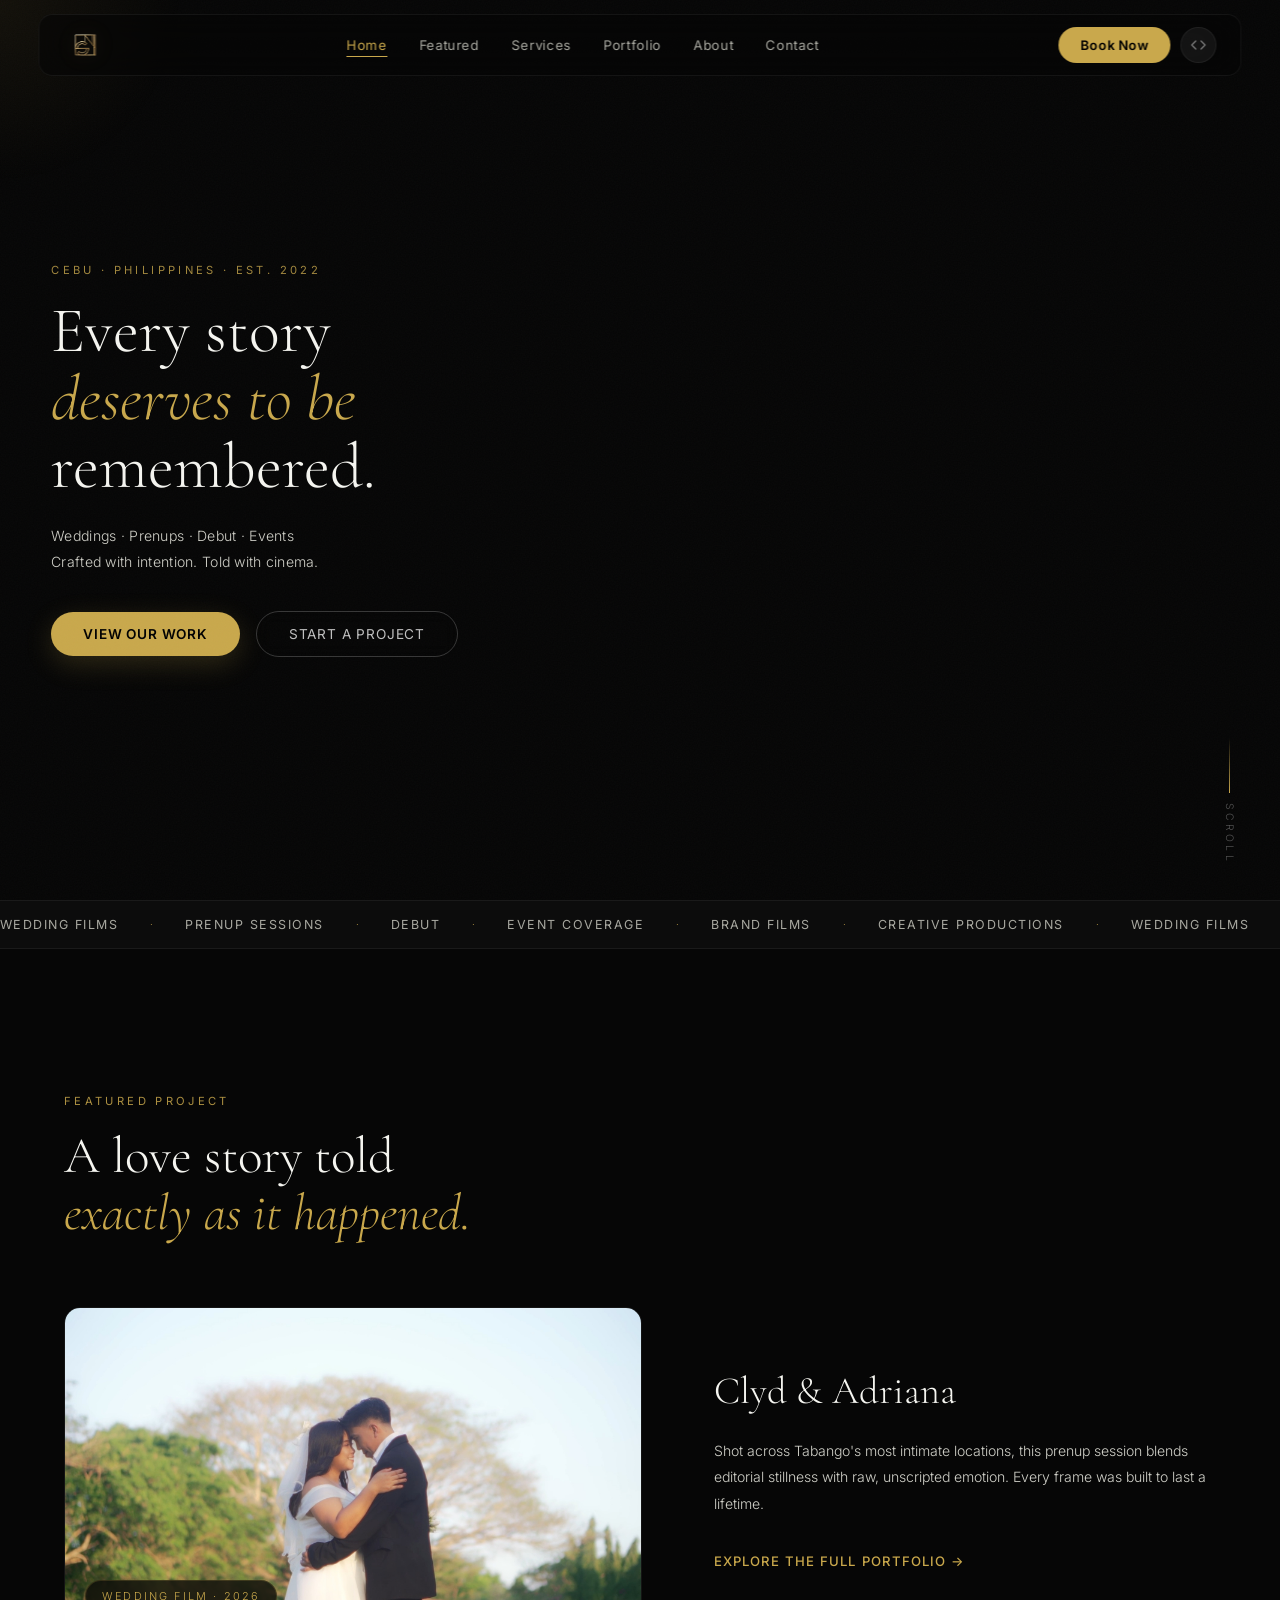
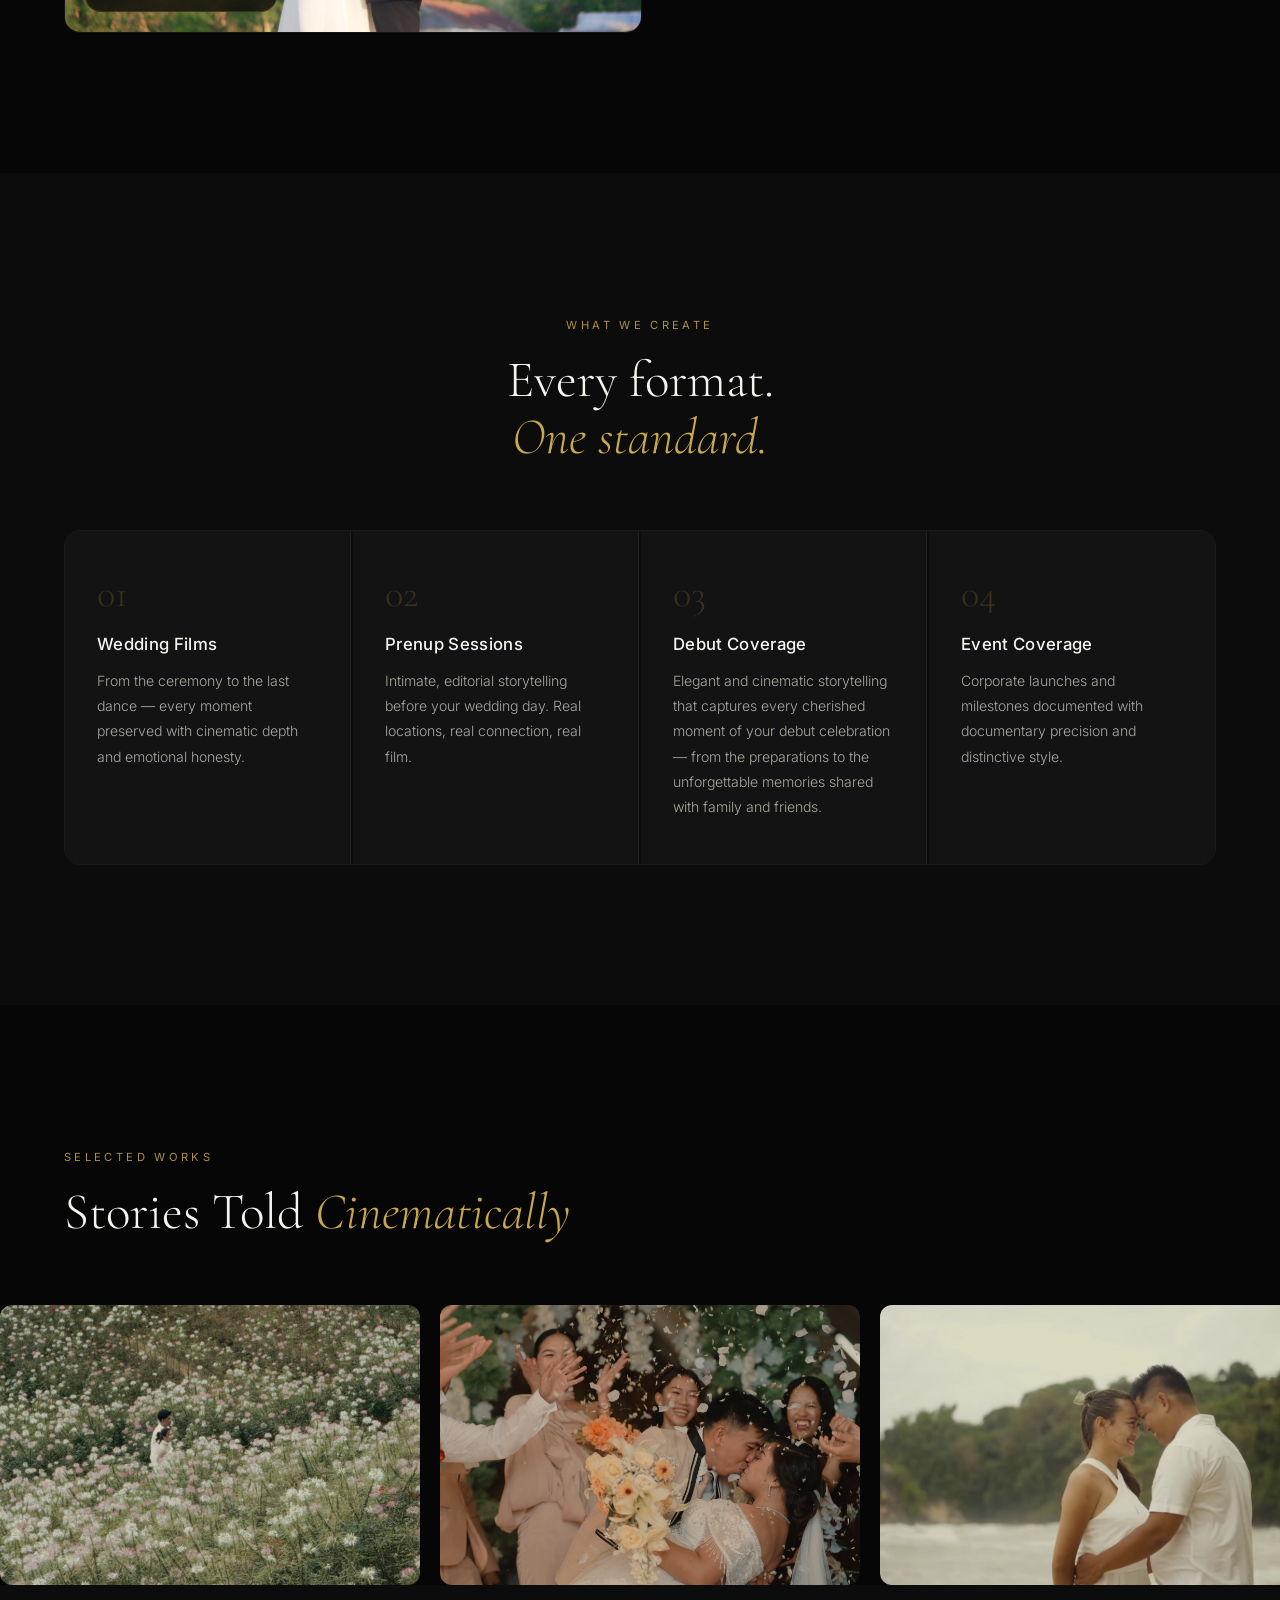
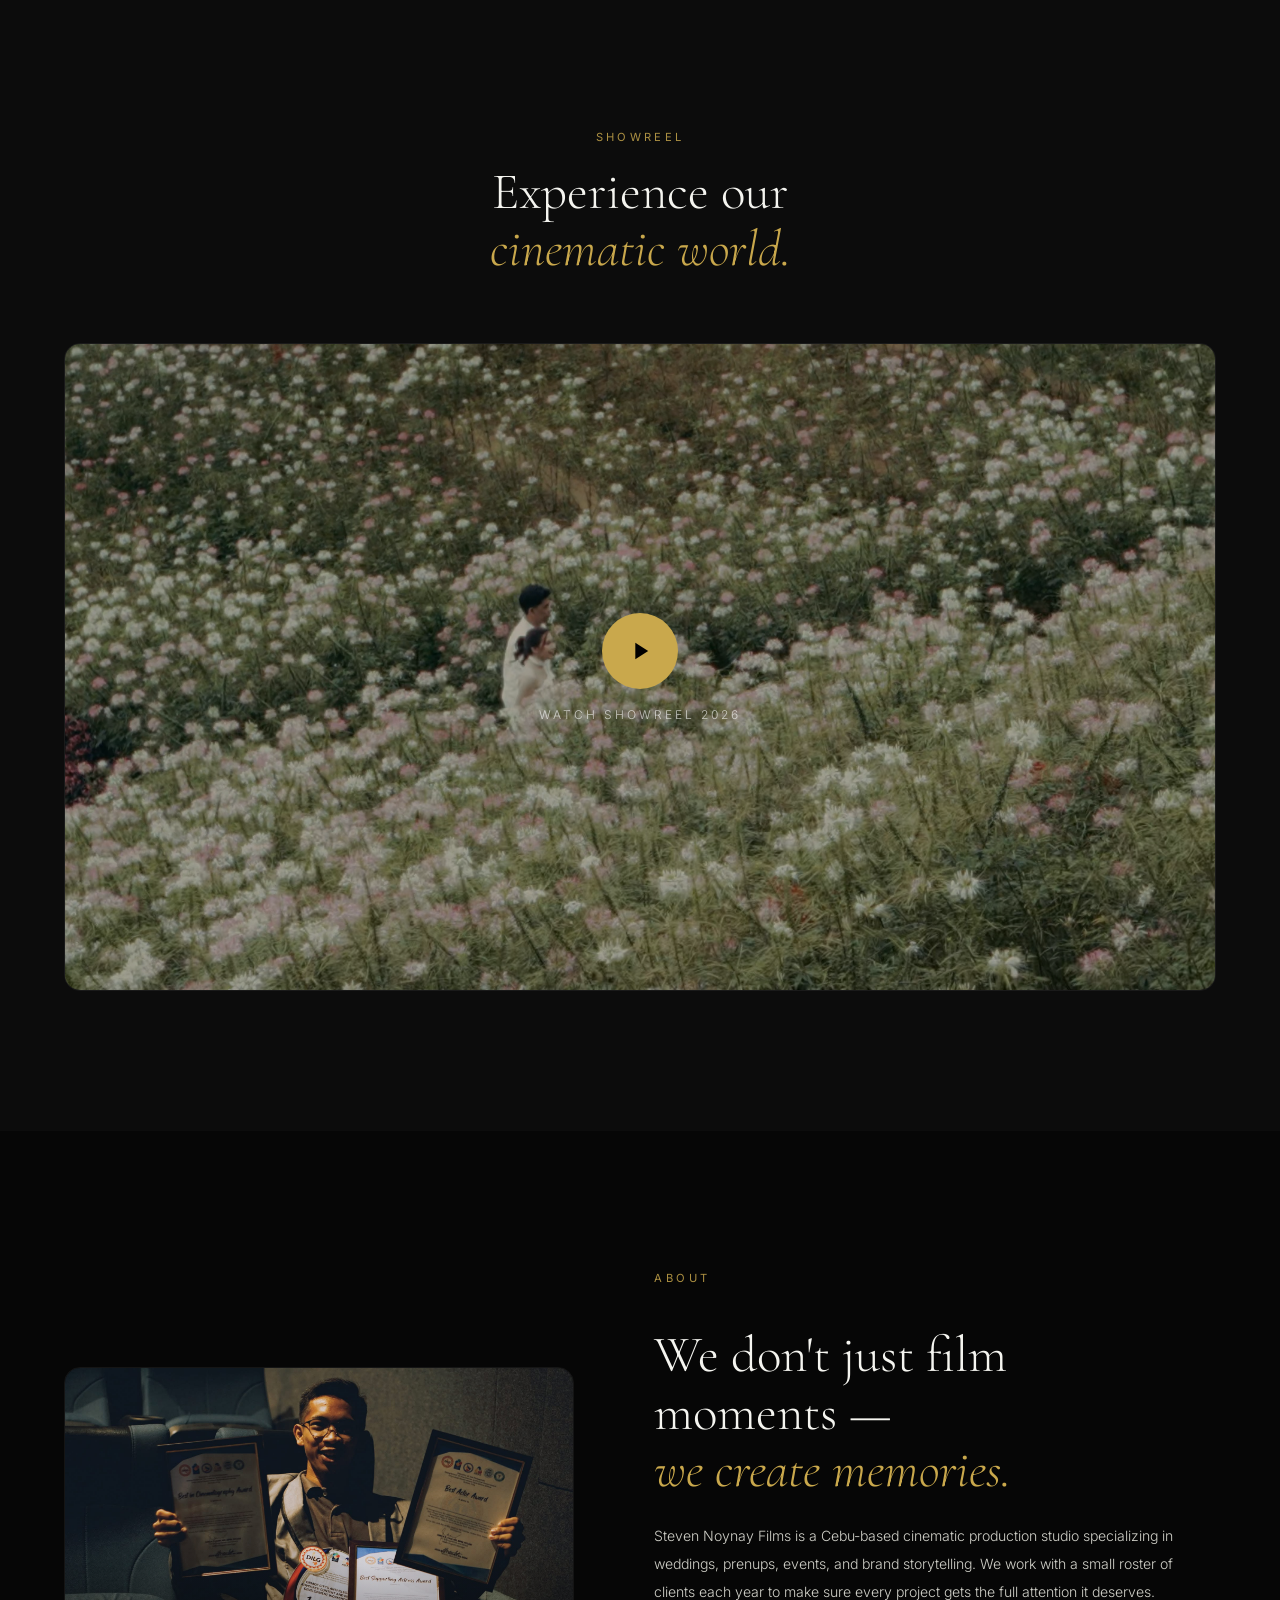
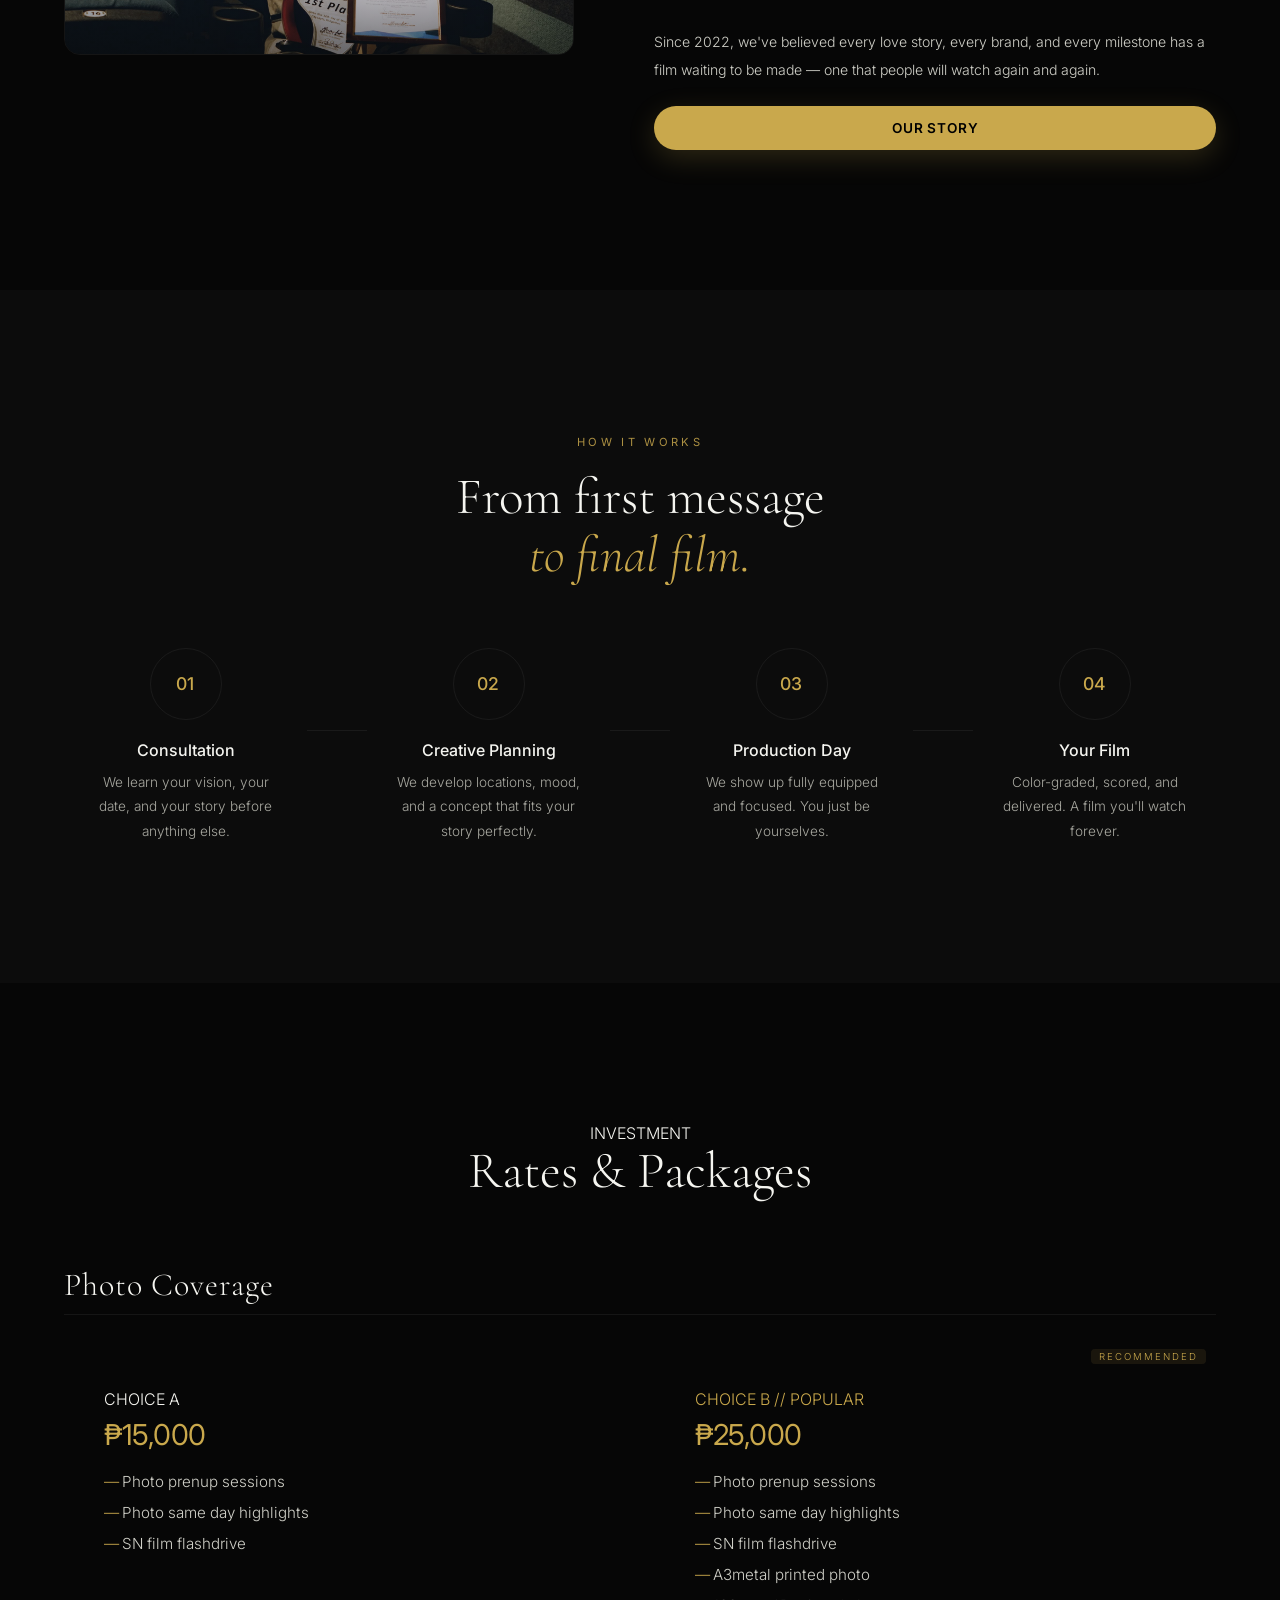
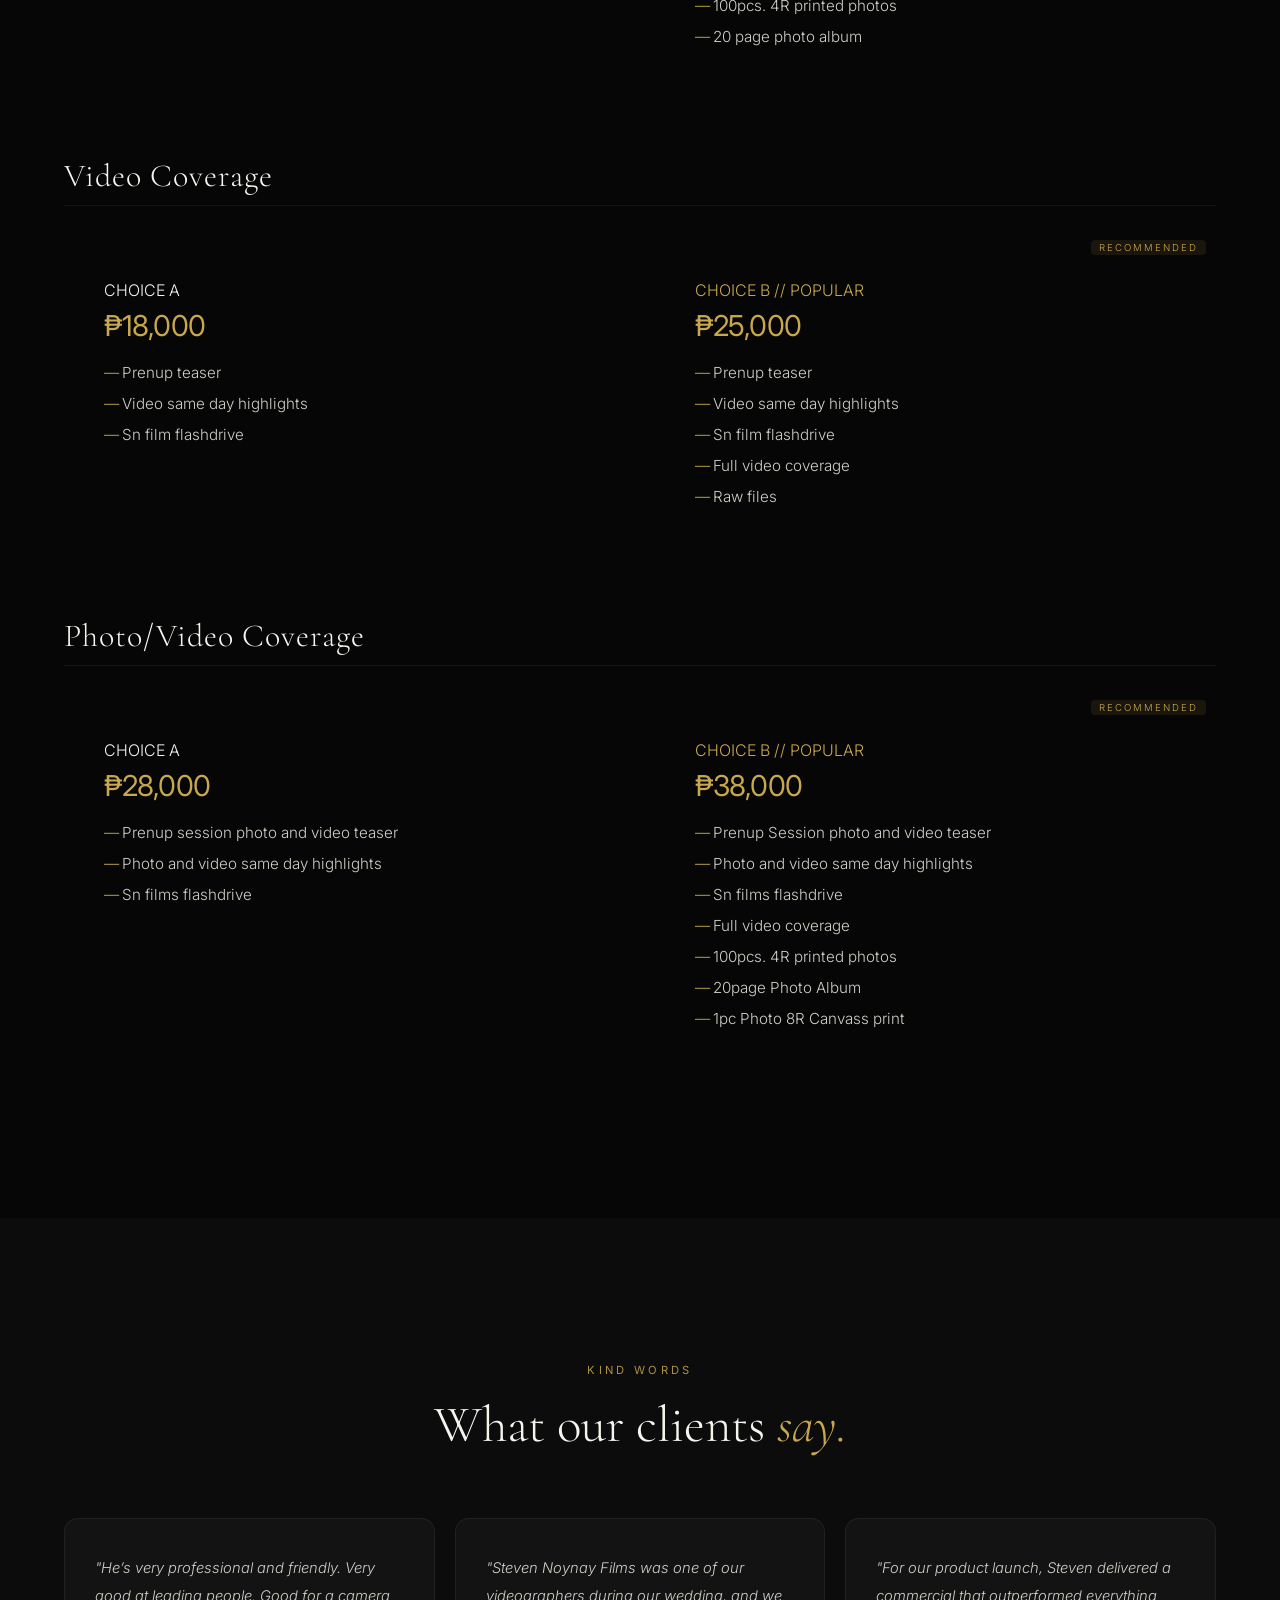
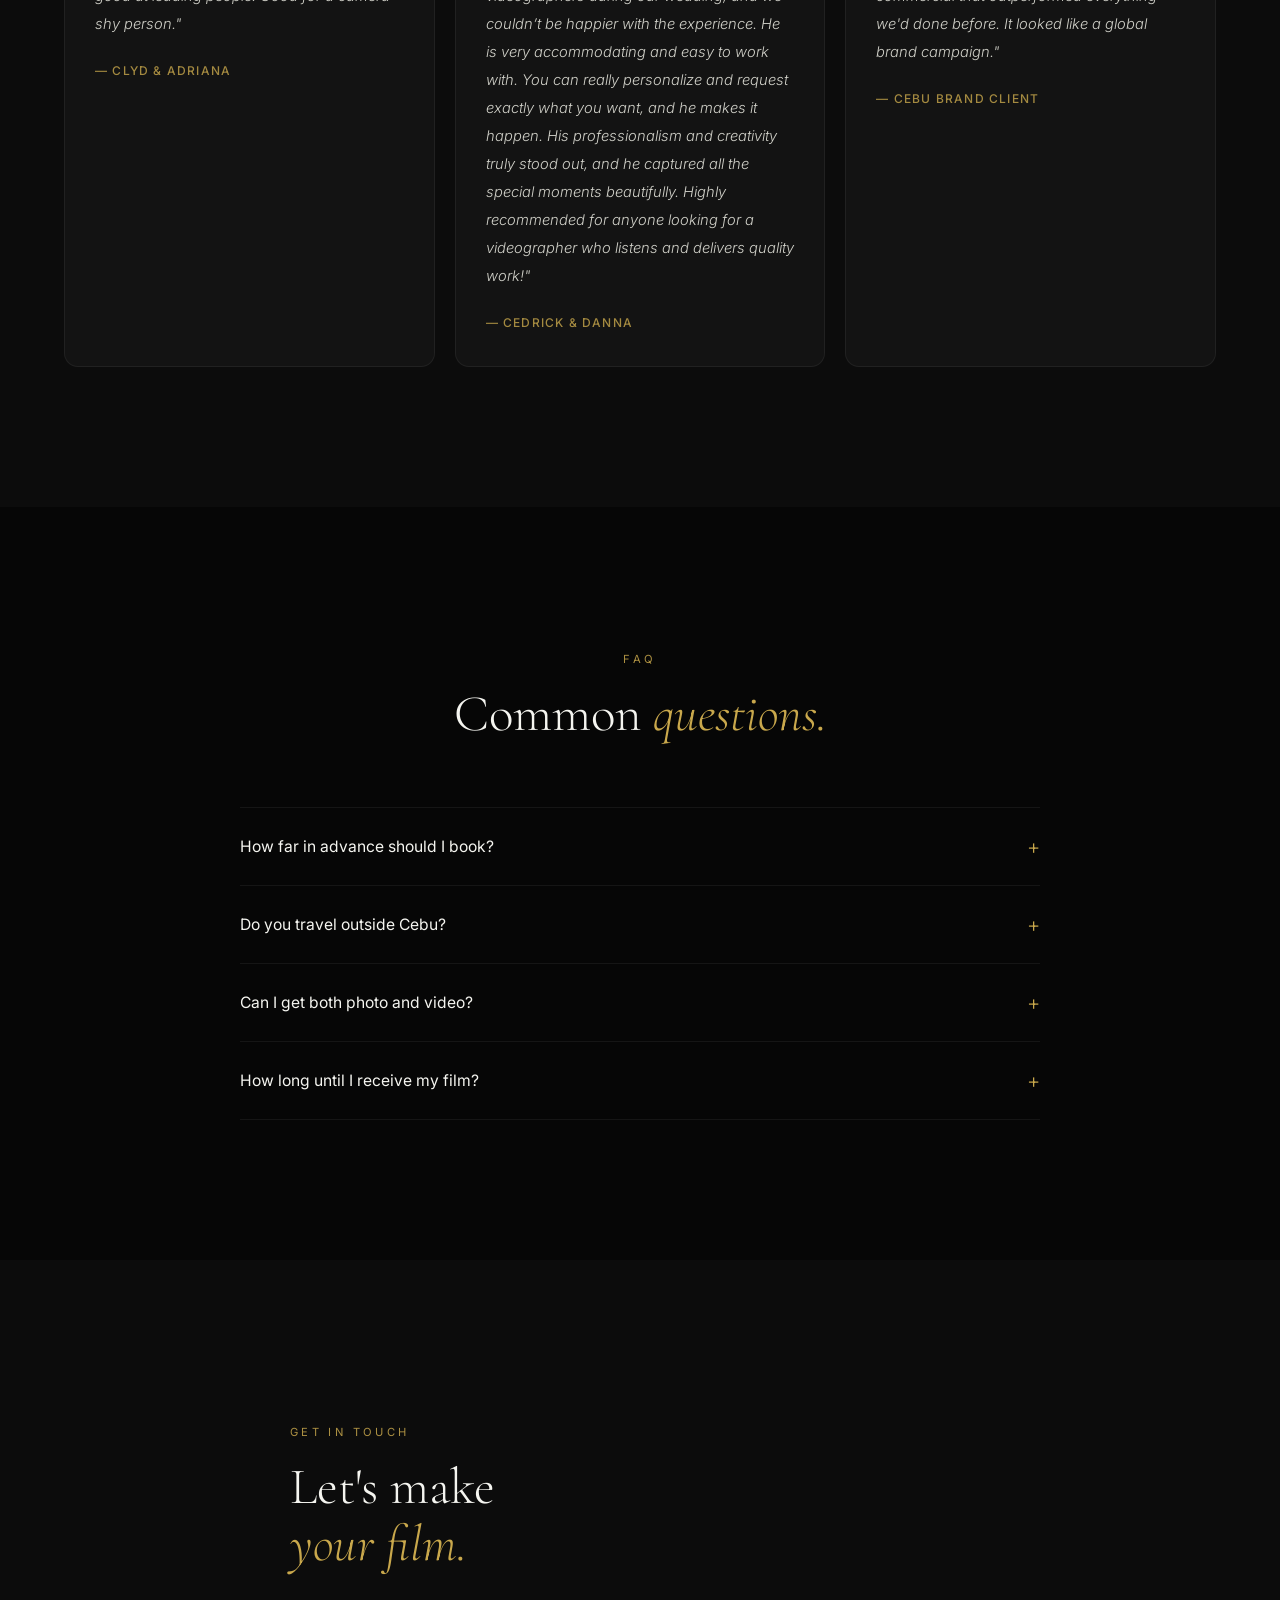
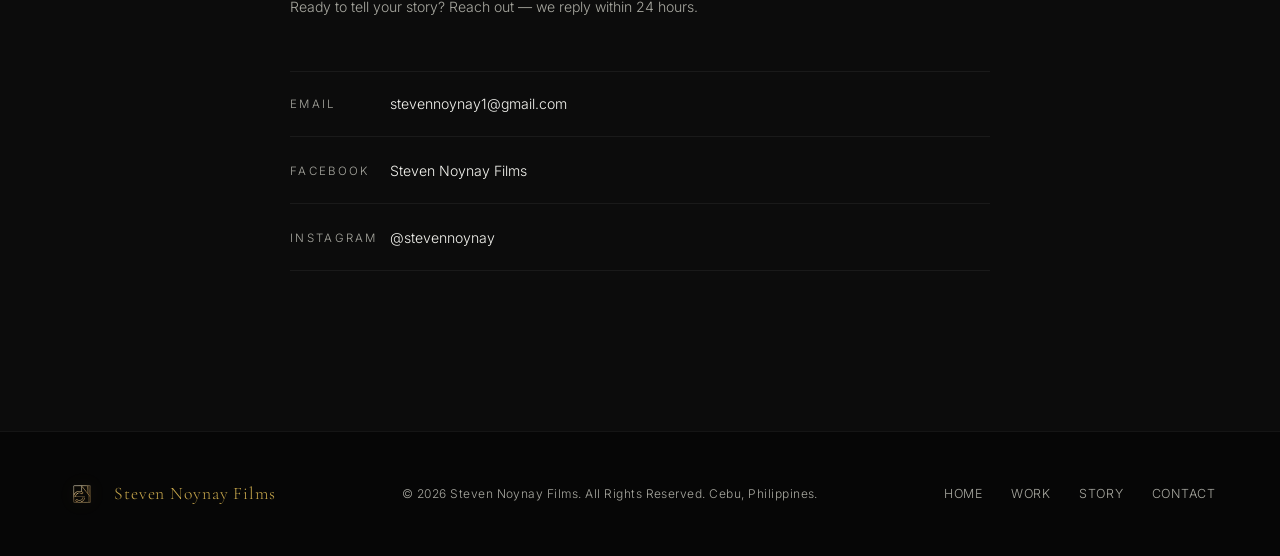
<file: index.html>
<!DOCTYPE html>
<html lang="en">
<head>
    <meta charset="UTF-8">
    <meta name="viewport" content="width=device-width, initial-scale=1.0">
  
<title>Steven Noynay Films | Tabango Wedding Photographer & Videographer</title>

<meta name="description"
content="Steven Noynay Films is a professional wedding photographer and videographer based in Cebu, specializing in cinematic wedding films, prenups, engagements, and timeless photography.">

<meta name="keywords"
content="Steven Noynay Films, Steven Noynay, Cebu Photographer, Cebu Videographer, Wedding Photographer Cebu, Wedding Videographer Cebu, Prenup Photographer Cebu">

<meta name="author"
content="Steven Noynay Films">

<meta property="og:title"
content="Steven Noynay Films">

<meta property="og:description"
content="Professional wedding photographer and videographer based in Cebu, creating timeless photography and cinematic wedding films.">


<meta name="robots" content="index, follow">

<meta property="og:title" content="Tabango Photographer & Videographer">
<meta property="og:description" content="Capturing timeless weddings and unforgettable moments through photography and cinematic films.">
<meta property="og:type" content="website">
<meta property="og:url" content="https://stevennoynayfilms.netlify.app/">
<meta property="og:image" content="https://stevennoynayfilms.netlify.app/steven.jpg">


<link rel="canonical" href="https://stevennoynayfilms.netlify.app/">


<link rel="icon" href="/favicon.jpg">

    <link rel="preconnect" href="https://fonts.googleapis.com">
    <link rel="preconnect" href="https://fonts.gstatic.com" crossorigin>
    <link href="https://fonts.googleapis.com/css2?family=Cormorant+Garamond:ital,wght@0,300;0,400;0,600;1,300;1,400&family=Inter:wght@300;400;500;600&display=swap" rel="stylesheet">
    <link rel="stylesheet" href="design.css">
</head>
<body>


<div class="loader" id="loader">
    <div class="loader-inner">
        <img src="new.img" alt="Steven Noynay Films" class="loader-logo">
        <div class="loader-bar"><div class="loader-fill"></div></div>
        <span class="loader-label">STEVEN NOYNAY FILMS</span>
    </div>
</div>


<div id="progress-bar"></div>


<div class="grain"></div>


<div class="cursor-glow"></div>


<header class="site-header" id="header">

    <div class="header-inner">

        <a href="#home" class="brand">
            <img src="new.img" alt="Steven Noynay Films">
        </a>

        <nav class="nav-links">
            <a href="#home">Home</a>
            <a href="#featured">Featured</a>
            <a href="#services">Services</a>
            <a href="#portfolio">Portfolio</a>
            <a href="#about">About</a>
            <a href="#contact">Contact</a>
        </nav>

        <div class="header-right">

            <a href="#contact" class="nav-btn">Book Now</a>

            
            <button
                class="dev-btn"
                id="devBtn"
                aria-label="Site developer info"
                title="Built by MDM Studio">

                <svg viewBox="0 0 24 24"
                     fill="none"
                     stroke="currentColor"
                     stroke-width="1.8"
                     stroke-linecap="round"
                     stroke-linejoin="round"
                     width="16"
                     height="16">

                    <polyline points="16 18 22 12 16 6"></polyline>
                    <polyline points="8 6 2 12 8 18"></polyline>

                </svg>
            </button>

        </div>

        <button class="hamburger" id="hamburger" aria-label="Open menu">
            <span></span>
            <span></span>
            <span></span>
        </button>

    </div>

   
    <div class="dev-popup" id="devPopup">

        <div class="dev-popup-inner">

            <p class="dev-built">Built &amp; Designed by</p>

            <h4 class="dev-name">
                MDM Studio
            </h4>

            <div class="dev-links">

                <a href="https://www.facebook.com/mrkmndoza.mendoza/"
                   target="_blank"
                   rel="noopener"
                   class="dev-link">

                    <svg viewBox="0 0 24 24"
                         fill="currentColor"
                         width="14"
                         height="14">
                        <path d="M18 2h-3a5 5 0 0 0-5 5v3H7v4h3v8h4v-8h3l1-4h-4V7a1 1 0 0 1 1-1h3z"/>
                    </svg>

                    Facebook
                </a>

                <a href="https://www.instagram.com/water_maarkkk/"
                   target="_blank"
                   rel="noopener"
                   class="dev-link">

                    <svg viewBox="0 0 24 24"
                         fill="none"
                         stroke="currentColor"
                         stroke-width="2"
                         stroke-linecap="round"
                         stroke-linejoin="round"
                         width="14"
                         height="14">

                        <rect x="2" y="2" width="20" height="20" rx="5" ry="5"/>
                        <path d="M16 11.37A4 4 0 1 1 12.63 8 4 4 0 0 1 16 11.37z"/>
                        <line x1="17.5" y1="6.5" x2="17.51" y2="6.5"/>

                    </svg>

                    Instagram
                </a>

                <a href="mailto:markusi283yr@gmail.com"
                   class="dev-link">

                    <svg viewBox="0 0 24 24"
                         fill="none"
                         stroke="currentColor"
                         stroke-width="2"
                         stroke-linecap="round"
                         stroke-linejoin="round"
                         width="14"
                         height="14">

                        <path d="M4 4h16c1.1 0 2 .9 2 2v12c0 1.1-.9 2-2 2H4c-1.1 0-2-.9-2-2V6c0-1.1.9-2 2-2z"/>
                        <polyline points="22,6 12,13 2,6"/>

                    </svg>

                    Gmail
                </a>

            </div>

            <p class="dev-copy">
                &#169; 2026 Mark Daryl Mendoza
            </p>

        </div>

    </div>

  
    <nav class="mobile-nav" id="mobile-nav">

        <a href="#home">Home</a>
        <a href="#featured">Featured</a>
        <a href="#services">Services</a>
        <a href="#portfolio">Portfolio</a>
        <a href="#about">About</a>
        <a href="#contact">Contact</a>

       
        <div class="mobile-dev-card">

            <p class="dev-built">
                Built &amp; Designed by
            </p>

            <h4 class="dev-name">
                MDM Studio
            </h4>

            <div class="dev-links">

                <a href="https://www.facebook.com/mrkmndoza.mendoza/"
                   target="_blank"
                   rel="noopener"
                   class="dev-link">
                    Facebook
                </a>

                <a href="https://www.instagram.com/water_maarkkk/"
                   target="_blank"
                   rel="noopener"
                   class="dev-link">
                    Instagram
                </a>

                <a href="mailto:markusi283yr@gmail.com"
                   class="dev-link">
                    Gmail
                </a>

            </div>

        </div>

        <a href="#contact" class="nav-btn">
            Book Now
        </a>

    </nav>

</header>


<section id="home" class="hero-section">

    <div class="hero-slideshow">
        <div class="slide slide-1"></div>
        <div class="slide slide-2"></div>
        <div class="slide slide-3"></div>
        <div class="slide slide-4"></div>
        <div class="slide slide-5"></div>
        <div class="slide slide-6"></div>
        <div class="slide slide-7"></div>
        <div class="slide slide-8"></div>
        <div class="slide slide-9"></div>
    </div>

    <div class="hero-overlay"></div>

    <div class="container hero-content">
        <p class="hero-eyebrow">Cebu · Philippines · Est. 2022</p>

        <h1 class="visually-hidden">
    Steven Noynay Films | Wedding Photographer & Videographer in Cebu
</h1>

        <h1 class="hero-title">
            Every story<br>
            <em>deserves to be</em><br>
            remembered.
        </h1>
        <p class="hero-sub">
            Weddings · Prenups · Debut · Events<br>
            Crafted with intention. Told with cinema.
        </p>
        <div class="hero-cta">
            <a href="#portfolio" class="btn-primary">View Our Work</a>
            <a href="#contact" class="btn-ghost">Start a Project</a>
        </div>
    </div>

    <div class="hero-scroll-hint">
        <div class="hint-line"></div>
        <span>Scroll</span>
    </div>

</section>


<div class="marquee-strip">
    <div class="marquee-track">
        <span>Wedding Films</span><em>·</em>
        <span>Prenup Sessions</span><em>·</em>
        <span>Debut</span><em>·</em>
        <span>Event Coverage</span><em>·</em>
        <span>Brand Films</span><em>·</em>
        <span>Creative Productions</span><em>·</em>
        <span>Wedding Films</span><em>·</em>
        <span>Prenup Sessions</span><em>·</em>
        <span>Commercial Ads</span><em>·</em>
        <span>Event Coverage</span><em>·</em>
        <span>Brand Films</span><em>·</em>
        <span>Creative Productions</span><em>·</em>
    </div>
</div>



<section id="featured" class="featured-section">
    <div class="container">
        <div class="section-header">
            <span class="eyebrow">Featured Project</span>
            <h2 class="section-title">A love story told<br><em>exactly as it happened.</em></h2>
        </div>
        <div class="featured-grid">
            <div class="featured-image-wrap" data-link="videos.html#clyd-adriana">
    <img src="The%20prenup%20of%20Clyd%20%26%20Adriana%20(1)(1).jpg" alt="Clyd & Adriana Prenup">
    <div class="featured-badge">Wedding Film · 2026</div>
</div>
            <div class="featured-text">
                <h3>Clyd &amp; Adriana</h3>
                <p>Shot across Tabango's most intimate locations, this prenup session blends editorial stillness with raw, unscripted emotion. Every frame was built to last a lifetime.</p>
                <a href="#portfolio" class="text-link">Explore the full portfolio <span>→</span></a>
            </div>
        </div>
    </div>
</section>


<section id="services" class="services-section">
    <div class="container">
        <div class="section-header centered">
            <span class="eyebrow">What We Create</span>
            <h2 class="section-title">Every format.<br><em>One standard.</em></h2>
        </div>
        <div class="services-grid">
            <div class="service-card">
                <div class="service-num">01</div>
                <h3>Wedding Films</h3>
                <p>From the ceremony to the last dance — every moment preserved with cinematic depth and emotional honesty.</p>
            </div>
            <div class="service-card">
                <div class="service-num">02</div>
                <h3>Prenup Sessions</h3>
                <p>Intimate, editorial storytelling before your wedding day. Real locations, real connection, real film.</p>
            </div>
            <div class="service-card">
                <div class="service-num">03</div>
                <h3>Debut Coverage</h3>
                <p>Elegant and cinematic storytelling that captures every cherished moment of your debut celebration — from the preparations to the unforgettable memories shared with family and friends.</p>
            </div>
            <div class="service-card">
                <div class="service-num">04</div>
                <h3>Event Coverage</h3>
                <p>Corporate launches and milestones documented with documentary precision and distinctive style.</p>
            </div>
        </div>
    </div>
</section>


    <section class="portfolio-section" id="portfolio">
    <div class="container">
        <div class="section-header">
            <span class="eyebrow">Selected Works</span>
            <h2 class="section-title">Stories Told <em>Cinematically</em></h2>
        </div>
    </div>

    <div class="portfolio-slider">
        <div class="portfolio-track" id="portfolioTrack">
            
            <div class="portfolio-item" data-link="videos.html#cedrick-danna">
                <img src="Timeline 2.mov.jpg" alt="Cedrick & Danna Prenup Teaser" class="portfolio-img">
                <div class="portfolio-overlay">
                    <div class="portfolio-meta">
                        <span class="portfolio-cat">PRENUP FILM</span>
                        <h3 class="portfolio-title">Cedrick &amp; Danna</h3>
                    </div>
                    <div class="portfolio-btn">View Film <span>→</span></div>
                </div>
            </div>

            <div class="portfolio-item" data-link="videos.html#clyd-adriana">
                <img src="2 clyd and adriana sde video_steven nonay(1).jpg" alt="Clyd & Adriana SDE" class="portfolio-img">
                <div class="portfolio-overlay">
                    <div class="portfolio-meta">
                        <span class="portfolio-cat">WEDDING FILM</span>
                        <h3 class="portfolio-title">Clyd &amp; Adriana (SDE)</h3>
                    </div>
                    <div class="portfolio-btn">View Film <span>→</span></div>
                </div>
            </div>

            <div class="portfolio-item" data-link="videos.html#chuckie-rosemarie">
                <img src="FB_VID_1383564251581538065.jpg" alt="Chuckie & Rosemarie Prenup Video" class="portfolio-img">
                <div class="portfolio-overlay">
                    <div class="portfolio-meta">
                        <span class="portfolio-cat">PRENUP FILM</span>
                        <h3 class="portfolio-title">Chuckie &amp; Rosemarie</h3>
                    </div>
                    <div class="portfolio-btn">View Film <span>→</span></div>
                </div>
            </div>

        </div>
    </div>
</section>

<section class="showreel-section">
    <div class="container">
        <div class="section-header centered">
            <span class="eyebrow">Showreel</span>
            <h2 class="section-title">Experience our<br><em>cinematic world.</em></h2>
        </div>
        <a href="videos.html#play-teaser" class="showreel-box" style="display: block; text-decoration: none;">
            <img src="Timeline%202.mov.jpg" alt="Showreel Cover">
            <div class="showreel-overlay">
                <button class="play-btn" aria-label="Play showreel" style="cursor: pointer;">
                    <svg viewBox="0 0 24 24" fill="currentColor" width="28" height="28"><path d="M8 5v14l11-7z"/></svg>
                </button>
                <p class="showreel-label">Watch Showreel 2026</p>
            </div>
        </a>
    </div>
</section>


<section id="about" class="about-section">
    <div class="container about-grid">
        <div class="about-image-col">
            <div class="about-img-frame">
                <img src="steven.jpg" alt="Steven at work">
            </div>
        </div>
        <div class="about-text-col">
            <span class="eyebrow">About</span>
            <h2 class="section-title">We don't just film<br>moments —<br><em>we create memories.</em></h2>
            <p>Steven Noynay Films is a Cebu-based cinematic production studio specializing in weddings, prenups, events, and brand storytelling. We work with a small roster of clients each year to make sure every project gets the full attention it deserves.</p>
            <p>Since 2022, we've believed every love story, every brand, and every milestone has a film waiting to be made — one that people will watch again and again.</p>
            <a href="story.html" class="btn-primary">Our Story</a>
        </div>
    </div>
</section>


<section class="process-section">
    <div class="container">
        <div class="section-header centered">
            <span class="eyebrow">How It Works</span>
            <h2 class="section-title">From first message<br><em>to final film.</em></h2>
        </div>
        <div class="process-steps">
            <div class="process-step">
                <div class="step-num">01</div>
                <h3>Consultation</h3>
                <p>We learn your vision, your date, and your story before anything else.</p>
            </div>
            <div class="process-connector"></div>
            <div class="process-step">
                <div class="step-num">02</div>
                <h3>Creative Planning</h3>
                <p>We develop locations, mood, and a concept that fits your story perfectly.</p>
            </div>
            <div class="process-connector"></div>
            <div class="process-step">
                <div class="step-num">03</div>
                <h3>Production Day</h3>
                <p>We show up fully equipped and focused. You just be yourselves.</p>
            </div>
            <div class="process-connector"></div>
            <div class="process-step">
                <div class="step-num">04</div>
                <h3>Your Film</h3>
                <p>Color-graded, scored, and delivered. A film you'll watch forever.</p>
            </div>
        </div>
    </div>
</section>


<section id="gear" class="gear-section reveal">
    <div class="container">
        <div class="section-header centered">
            <span class="section-sub">INVESTMENT</span>
            <h2 class="section-title">Rates &amp; Packages</h2>
        </div>

        <div style="margin-bottom: 60px;">
            <h3 style="font-family: 'Cormorant Garamond', serif; font-size: 2rem; color: var(--white); font-weight: 300; letter-spacing: 1px; margin-bottom: 24px; border-bottom: 1px solid var(--border); padding-bottom: 10px;">Photo Coverage</h3>
            <div class="gear-grid" style="display: grid; grid-template-columns: repeat(2, 1fr); gap: 30px;">
                <div class="gear-card">
                    <div class="gear-info">
                        <span class="gear-cat">CHOICE A</span>
                        <div class="gear-spec" style="color: var(--gold); font-size: 1.8rem; margin: 8px 0 20px 0; font-family: 'Inter', sans-serif; font-weight: 400;">₱15,000</div>
                        <ul style="list-style: none; padding: 0; display: flex; flex-direction: column; gap: 12px;">
                            <li style="font-size: 0.95rem; color: var(--text2); position: relative; padding-left: 18px;"><span style="position: absolute; left: 0; color: var(--gold);">—</span>Photo prenup sessions</li>
                            <li style="font-size: 0.95rem; color: var(--text2); position: relative; padding-left: 18px;"><span style="position: absolute; left: 0; color: var(--gold);">—</span>Photo same day highlights</li>
                            <li style="font-size: 0.95rem; color: var(--text2); position: relative; padding-left: 18px;"><span style="position: absolute; left: 0; color: var(--gold);">—</span>SN film flashdrive</li>
                        </ul>
                    </div>
                </div>
                <div class="gear-card" style="border-color: var(--gold-line);">
                    <div class="gear-info">
                        <span class="gear-cat" style="color: var(--gold);">CHOICE B // POPULAR</span>
                        <div class="gear-spec" style="color: var(--gold); font-size: 1.8rem; margin: 8px 0 20px 0; font-family: 'Inter', sans-serif; font-weight: 400;">₱25,000</div>
                        <ul style="list-style: none; padding: 0; display: flex; flex-direction: column; gap: 12px;">
                            <li style="font-size: 0.95rem; color: var(--text2); position: relative; padding-left: 18px;"><span style="position: absolute; left: 0; color: var(--gold);">—</span>Photo prenup sessions</li>
                            <li style="font-size: 0.95rem; color: var(--text2); position: relative; padding-left: 18px;"><span style="position: absolute; left: 0; color: var(--gold);">—</span>Photo same day highlights</li>
                            <li style="font-size: 0.95rem; color: var(--text2); position: relative; padding-left: 18px;"><span style="position: absolute; left: 0; color: var(--gold);">—</span>SN film flashdrive</li>
                            <li style="font-size: 0.95rem; color: var(--text2); position: relative; padding-left: 18px;"><span style="position: absolute; left: 0; color: var(--gold);">—</span>A3metal printed photo</li>
                            <li style="font-size: 0.95rem; color: var(--text2); position: relative; padding-left: 18px;"><span style="position: absolute; left: 0; color: var(--gold);">—</span>100pcs. 4R printed photos</li>
                            <li style="font-size: 0.95rem; color: var(--text2); position: relative; padding-left: 18px;"><span style="position: absolute; left: 0; color: var(--gold);">—</span>20 page photo album</li>
                        </ul>
                    </div>
                </div>
            </div>
        </div>

        <div style="margin-bottom: 60px;">
            <h3 style="font-family: 'Cormorant Garamond', serif; font-size: 2rem; color: var(--white); font-weight: 300; letter-spacing: 1px; margin-bottom: 24px; border-bottom: 1px solid var(--border); padding-bottom: 10px;">Video Coverage</h3>
            <div class="gear-grid" style="display: grid; grid-template-columns: repeat(2, 1fr); gap: 30px;">
                <div class="gear-card">
                    <div class="gear-info">
                        <span class="gear-cat">CHOICE A</span>
                        <div class="gear-spec" style="color: var(--gold); font-size: 1.8rem; margin: 8px 0 20px 0; font-family: 'Inter', sans-serif; font-weight: 400;">₱18,000</div>
                        <ul style="list-style: none; padding: 0; display: flex; flex-direction: column; gap: 12px;">
                            <li style="font-size: 0.95rem; color: var(--text2); position: relative; padding-left: 18px;"><span style="position: absolute; left: 0; color: var(--gold);">—</span>Prenup teaser</li>
                            <li style="font-size: 0.95rem; color: var(--text2); position: relative; padding-left: 18px;"><span style="position: absolute; left: 0; color: var(--gold);">—</span>Video same day highlights</li>
                            <li style="font-size: 0.95rem; color: var(--text2); position: relative; padding-left: 18px;"><span style="position: absolute; left: 0; color: var(--gold);">—</span>Sn film flashdrive</li>
                        </ul>
                    </div>
                </div>
                <div class="gear-card" style="border-color: var(--gold-line);">
                    <div class="gear-info">
                        <span class="gear-cat" style="color: var(--gold);">CHOICE B // POPULAR</span>
                        <div class="gear-spec" style="color: var(--gold); font-size: 1.8rem; margin: 8px 0 20px 0; font-family: 'Inter', sans-serif; font-weight: 400;">₱25,000</div>
                        <ul style="list-style: none; padding: 0; display: flex; flex-direction: column; gap: 12px;">
                            <li style="font-size: 0.95rem; color: var(--text2); position: relative; padding-left: 18px;"><span style="position: absolute; left: 0; color: var(--gold);">—</span>Prenup teaser</li>
                            <li style="font-size: 0.95rem; color: var(--text2); position: relative; padding-left: 18px;"><span style="position: absolute; left: 0; color: var(--gold);">—</span>Video same day highlights</li>
                            <li style="font-size: 0.95rem; color: var(--text2); position: relative; padding-left: 18px;"><span style="position: absolute; left: 0; color: var(--gold);">—</span>Sn film flashdrive</li>
                            <li style="font-size: 0.95rem; color: var(--text2); position: relative; padding-left: 18px;"><span style="position: absolute; left: 0; color: var(--gold);">—</span>Full video coverage</li>
                            <li style="font-size: 0.95rem; color: var(--text2); position: relative; padding-left: 18px;"><span style="position: absolute; left: 0; color: var(--gold);">—</span>Raw files</li>
                        </ul>
                    </div>
                </div>
            </div>
        </div>

        <div>
            <h3 style="font-family: 'Cormorant Garamond', serif; font-size: 2rem; color: var(--white); font-weight: 300; letter-spacing: 1px; margin-bottom: 24px; border-bottom: 1px solid var(--border); padding-bottom: 10px;">Photo/Video Coverage</h3>
            <div class="gear-grid" style="display: grid; grid-template-columns: repeat(2, 1fr); gap: 30px;">
                <div class="gear-card">
                    <div class="gear-info">
                        <span class="gear-cat">CHOICE A</span>
                        <div class="gear-spec" style="color: var(--gold); font-size: 1.8rem; margin: 8px 0 20px 0; font-family: 'Inter', sans-serif; font-weight: 400;">₱28,000</div>
                        <ul style="list-style: none; padding: 0; display: flex; flex-direction: column; gap: 12px;">
                            <li style="font-size: 0.95rem; color: var(--text2); position: relative; padding-left: 18px;"><span style="position: absolute; left: 0; color: var(--gold);">—</span>Prenup session photo and video teaser</li>
                            <li style="font-size: 0.95rem; color: var(--text2); position: relative; padding-left: 18px;"><span style="position: absolute; left: 0; color: var(--gold);">—</span>Photo and video same day highlights</li>
                            <li style="font-size: 0.95rem; color: var(--text2); position: relative; padding-left: 18px;"><span style="position: absolute; left: 0; color: var(--gold);">—</span>Sn films flashdrive</li>
                        </ul>
                    </div>
                </div>
                <div class="gear-card" style="border-color: var(--gold-line);">
                    <div class="gear-info">
                        <span class="gear-cat" style="color: var(--gold);">CHOICE B // POPULAR</span>
                        <div class="gear-spec" style="color: var(--gold); font-size: 1.8rem; margin: 8px 0 20px 0; font-family: 'Inter', sans-serif; font-weight: 400;">₱38,000</div>
                        <ul style="list-style: none; padding: 0; display: flex; flex-direction: column; gap: 12px;">
                            <li style="font-size: 0.95rem; color: var(--text2); position: relative; padding-left: 18px;"><span style="position: absolute; left: 0; color: var(--gold);">—</span>Prenup Session photo and video teaser</li>
                            <li style="font-size: 0.95rem; color: var(--text2); position: relative; padding-left: 18px;"><span style="position: absolute; left: 0; color: var(--gold);">—</span>Photo and video same day highlights</li>
                            <li style="font-size: 0.95rem; color: var(--text2); position: relative; padding-left: 18px;"><span style="position: absolute; left: 0; color: var(--gold);">—</span>Sn films flashdrive</li>
                            <li style="font-size: 0.95rem; color: var(--text2); position: relative; padding-left: 18px;"><span style="position: absolute; left: 0; color: var(--gold);">—</span>Full video coverage</li>
                            <li style="font-size: 0.95rem; color: var(--text2); position: relative; padding-left: 18px;"><span style="position: absolute; left: 0; color: var(--gold);">—</span>100pcs. 4R printed photos</li>
                            <li style="font-size: 0.95rem; color: var(--text2); position: relative; padding-left: 18px;"><span style="position: absolute; left: 0; color: var(--gold);">—</span>20page Photo Album</li>
                            <li style="font-size: 0.95rem; color: var(--text2); position: relative; padding-left: 18px;"><span style="position: absolute; left: 0; color: var(--gold);">—</span>1pc Photo 8R Canvass print</li>
                        </ul>
                    </div>
                </div>
            </div>
        </div>
    </div>
</section>

<section class="testimonials-section">
    <div class="container">
        <div class="section-header centered">
            <span class="eyebrow">Kind Words</span>
            <h2 class="section-title">What our clients <em>say.</em></h2>
        </div>
        <div class="testimonials-grid">
            <div class="testimonial-card">
                <p>"He’s very professional and friendly. Very good at leading people. Good for a camera shy person."</p>
                <div class="t-author">— Clyd &amp; Adriana</div>
            </div>
            <div class="testimonial-card">
                <p>"Steven Noynay Films was one of our videographers during our wedding, and we couldn’t be happier with the experience. He is very accommodating and easy to work with. You can really personalize and request exactly what you want, and he makes it happen. His professionalism and creativity truly stood out, and he captured all the special moments beautifully. Highly recommended for anyone looking for a videographer who listens and delivers quality work!"</p>
                <div class="t-author">— Cedrick &amp; Danna</div>
            </div>
            <div class="testimonial-card">
                <p>"For our product launch, Steven delivered a commercial that outperformed everything we'd done before. It looked like a global brand campaign."</p>
                <div class="t-author">— Cebu Brand Client</div>
            </div>
        </div>
    </div>
</section>


<section class="faq-section">
    <div class="container">
        <div class="section-header centered">
            <span class="eyebrow">FAQ</span>
            <h2 class="section-title">Common <em>questions.</em></h2>
        </div>
        <div class="faq-list">
            <div class="faq-item">
                <button class="faq-q" aria-expanded="false">How far in advance should I book?</button>
                <div class="faq-a"><p>Weddings book out 6–12 months ahead. For prenups and events, 2–3 months is ideal. We take a limited number of projects per year so reaching out early is key.</p></div>
            </div>
            <div class="faq-item">
                <button class="faq-q" aria-expanded="false">Do you travel outside Cebu?</button>
                <div class="faq-a"><p>Yes. We're available for destination projects across the Philippines and internationally. Travel fees apply depending on location.</p></div>
            </div>
            <div class="faq-item">
                <button class="faq-q" aria-expanded="false">Can I get both photo and video?</button>
                <div class="faq-a"><p>Absolutely. We offer combined packages for weddings and prenups, or you can book either service independently.</p></div>
            </div>
            <div class="faq-item">
                <button class="faq-q" aria-expanded="false">How long until I receive my film?</button>
                <div class="faq-a"><p>Wedding films are typically delivered within 6–10 weeks. Prenups and commercial projects within 2–4 weeks.</p></div>
            </div>
        </div>
    </div>
</section>


<section id="contact" class="contact-section">
    <div class="container contact-inner">
        <span class="eyebrow">Get In Touch</span>
        <h2 class="section-title">Let's make<br><em>your film.</em></h2>
        <p class="contact-sub">Ready to tell your story? Reach out — we reply within 24 hours.</p>
        <div class="contact-links">
            <a href="mailto:hello@stevennoynayfilms.com" class="contact-link">
                <span class="contact-link-label">Email</span>
                <span class="contact-link-val">stevennoynay1@gmail.com</span>
                <span class="contact-arrow">→</span>
            </a>
            <a href="https://www.facebook.com/jeasty123" target="_blank" rel="noopener" class="contact-link">
                <span class="contact-link-label">Facebook</span>
                <span class="contact-link-val">Steven Noynay Films</span>
                <span class="contact-arrow">→</span>
            </a>
            <a href="https://www.instagram.com/stevennoynay" target="_blank" rel="noopener" class="contact-link">
                <span class="contact-link-label">Instagram</span>
                <span class="contact-link-val">@stevennoynay</span>
                <span class="contact-arrow">→</span>
            </a>
        </div>
    </div>
</section>




<footer>
    <div class="container footer-inner">
        <div class="footer-brand">
            <img src="new.img" alt="Steven Noynay Films" class="footer-logo">
            <span>Steven Noynay Films</span>
        </div>
        <p class="footer-copy">© 2026 Steven Noynay Films. All Rights Reserved. Cebu, Philippines.</p>
        <div class="footer-links">
            <a href="#home">Home</a>
            <a href="#portfolio">Work</a>
            <a href="story.html">Story</a>
            <a href="#contact">Contact</a>
        </div>
    </div>
</footer>

<script src="https://cdn.jsdelivr.net/npm/gsap@3.12.5/dist/gsap.min.js"></script>
<script src="script.js"></script>
</body>
</html>
</file>
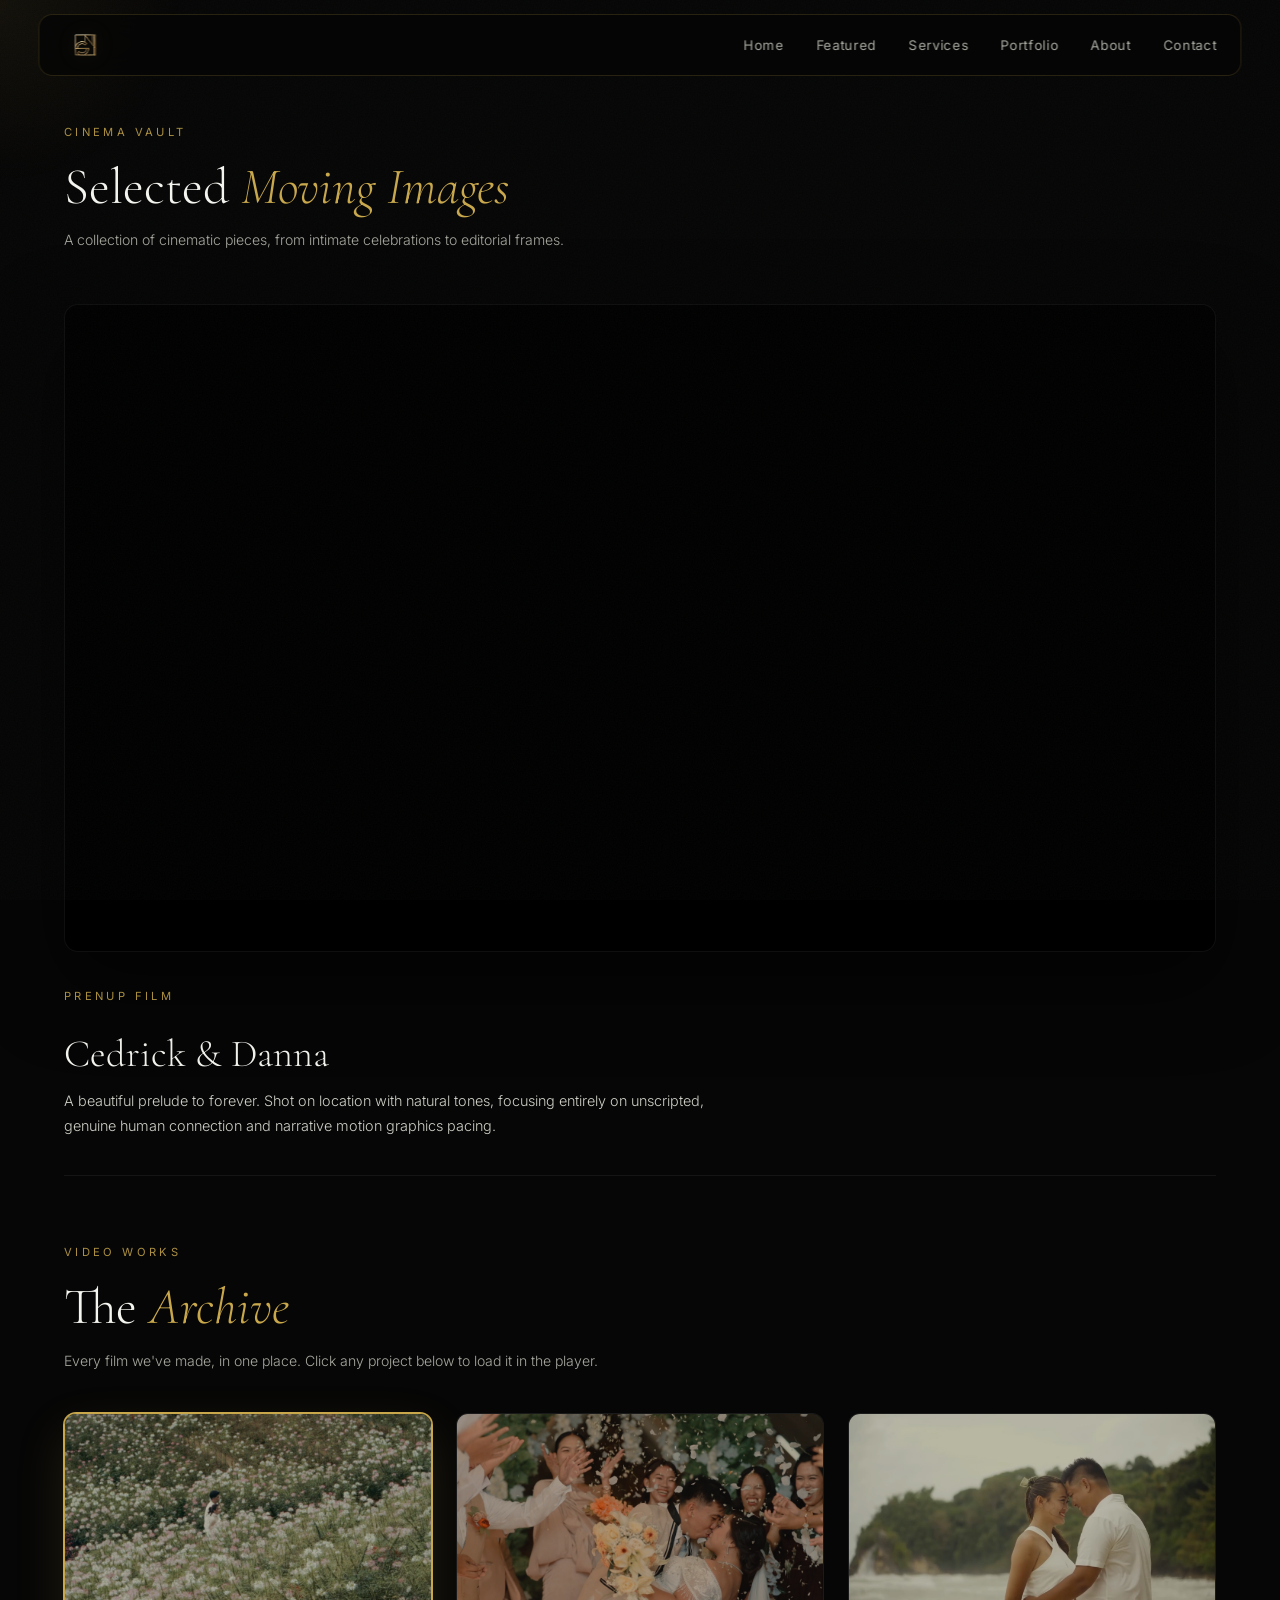
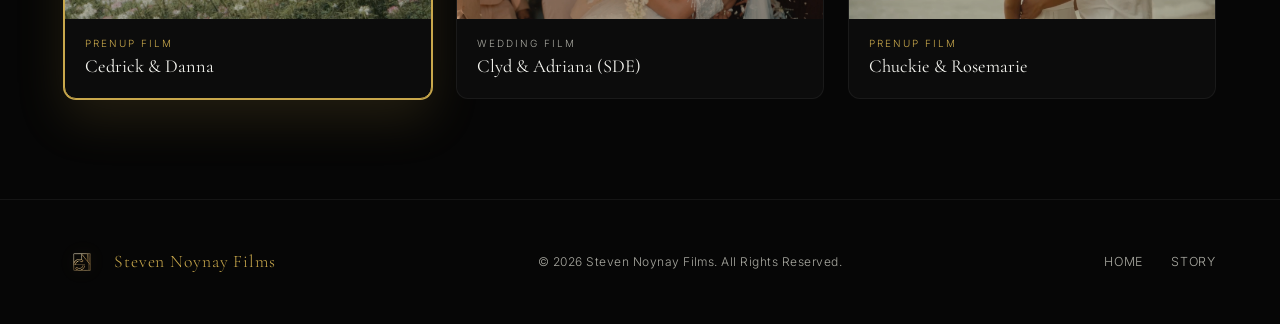
<file: videos.html>
<!DOCTYPE html>
<html lang="en">
<head>
    <meta charset="UTF-8">
    <meta name="viewport" content="width=device-width, initial-scale=1.0">


    <title>Video Works — Steven Noynay Films</title>

    <link rel="canonical" href="https://stevennoynayfilms.netlify.app/videos.html">
<meta property="og:url" content="https://stevennoynayfilms.netlify.app/videos.html">

    <link rel="preconnect" href="https://fonts.googleapis.com">
    <link rel="preconnect" href="https://fonts.gstatic.com" crossorigin>
    <link href="https://fonts.googleapis.com/css2?family=Cormorant+Garamond:ital,wght@0,300;0,400;0,600;1,300;1,400&family=Inter:wght@300;400;500;600&display=swap" rel="stylesheet">
    <link rel="stylesheet" href="design.css">
    <link rel="stylesheet" href="video.css">
</head>
<body class="loaded">

<div class="grain"></div>

<div id="progress-bar"></div>

<div class="cursor-glow"></div>

<header class="site-header scrolled" id="header">
    <div class="header-inner">
        <a href="index.html" class="brand">
            <img src="new.img" alt="Steven Noynay Films">
        </a>
        <nav class="nav-links">
            <a href="index.html#home">Home</a>
            <a href="index.html#featured">Featured</a>
            <a href="index.html#services">Services</a>
            <a href="index.html#portfolio">Portfolio</a>
            <a href="index.html#about">About</a>
            <a href="index.html#contact">Contact</a>
        </nav>
        <button class="hamburger" id="hamburger" aria-label="Toggle Menu">
            <span></span>
            <span></span>
            <span></span>
        </button>
    </div>

    <nav class="mobile-nav" id="mobile-nav">
        <a href="index.html#home">Home</a>
        <a href="index.html#featured">Featured</a>
        <a href="index.html#services">Services</a>
        <a href="index.html#portfolio">Portfolio</a>
        <a href="index.html#about">About</a>
        <a href="index.html#contact">Contact</a>
        <a href="index.html#contact" class="nav-btn">Book Now</a>
    </nav>
</header>

<main class="video-vault-section">
    <div class="container">

        <div class="vault-page-header">
            <span class="eyebrow">Cinema Vault</span>
            <h2 class="section-title">Selected <em>Moving Images</em></h2>
            <p class="vault-intro">A collection of cinematic pieces, from intimate celebrations to editorial frames.</p>
        </div>

       
        <div class="main-player-container" id="mainPlayerContainer">
            <iframe
                id="featuredTheaterPlayer"
                src="https://player.vimeo.com/video/1201690243?title=0&amp;byline=0&amp;portrait=0&amp;badge=0&amp;autopause=0&amp;app_id=58479"
                width="100%"
                height="100%"
                frameborder="0"
                allow="autoplay; fullscreen; picture-in-picture; clipboard-write; encrypted-media; web-share"
                referrerpolicy="strict-origin-when-cross-origin"
                title="Prenup Teaser of Cedrick &amp; Danna">
            </iframe>
        </div>

        <div class="video-meta-detail">
            <span class="eyebrow" id="activeCategory">PRENUP FILM</span>
            <h1 class="video-meta-title" id="activeTitle">Cedrick &amp; Danna</h1>
            <p id="activeDescription">A beautiful prelude to forever. Shot on location with natural tones, focusing entirely on unscripted, genuine human connection and narrative motion graphics pacing.</p>
        </div>

        <div class="section-header" id="vaultHeaderBlock" style="margin-bottom: 40px; transition: opacity 0.4s ease;">
            <span class="eyebrow">Video Works</span>
            <h2 class="section-title">The <em>Archive</em></h2>
            <p class="vault-intro" style="color: var(--text); font-size: .88rem; margin-top: 12px; line-height: 1.7;">Every film we've made, in one place. Click any project below to load it in the player.</p>
        </div>

       <div class="works-grid-archive">

    <div id="cedrick-danna" class="archive-card"
         data-type="vimeo"
         data-vimeo="1201732403"
         data-title="Cedrick & Danna | Before Forever Begins"
         data-category="PRENUP FILM"
         data-desc="Every love story has a chapter before the wedding day. For Cedrick and Danna, it's a collection of quiet moments, genuine smiles, and unforgettable memories. Captured in a cinematic and timeless style, this film reflects the love that brought them here and the future they are about to build together.">
        <div class="archive-thumb-wrap">
            <img src="Timeline 2.mov.jpg" alt="Cedrick &amp; Danna">
            <div class="thumb-play">▶</div>
        </div>
        <div class="archive-meta">
            <span class="card-tag gold-tag">PRENUP FILM</span>
            <h4>Cedrick &amp; Danna</h4>
        </div>
    </div>

    <div id="clyd-adriana" class="archive-card"
         data-type="vimeo"
         data-vimeo="1201721661"
         data-title="Clyd & Adriana | The Day It All Came Together (SDE)"
         data-category="WEDDING FILM"
         data-desc="Captured entirely on the same day and crafted on-site in Tabango, Leyte, this raw and emotional SDE brings their love story to life in real time. Every glance, every smile, and every fleeting moment is shaped into a cinematic highlight that reflects the energy, emotion, and beauty of their wedding day—unfiltered, authentic, and unforgettable.">
        <div class="archive-thumb-wrap">
            <img src="2 clyd and adriana sde video_steven nonay(1).jpg" alt="Clyd &amp; Adriana">
            <div class="thumb-play">▶</div>
        </div>
        <div class="archive-meta">
            <span class="card-tag">WEDDING FILM</span>
            <h4>Clyd &amp; Adriana (SDE)</h4>
        </div>
    </div>

    <div id="chuckie-rosemarie" class="archive-card"
         data-type="vimeo"
         data-vimeo="1201690244"
         data-title="Chuckie & Rosemarie | A Story Before the 'I Do'"
         data-category="PRENUP FILM"
         data-desc="A heartfelt prenuptial session capturing Chuckie and Rosemarie's genuine connection, shared laughter, and the beautiful moments leading up to their wedding day. A timeless story of love, anticipation, and the journey they are about to begin together.">
        <div class="archive-thumb-wrap">
            <img src="FB_VID_1383564251581538065.jpg" alt="Chuckie &amp; Rosemarie">
            <div class="thumb-play">▶</div>
        </div>
        <div class="archive-meta">
            <span class="card-tag gold-tag">PRENUP FILM</span>
            <h4>Chuckie &amp; Rosemarie</h4>
        </div>
    </div>

</div>
</main>

<footer>
    <div class="container footer-inner">
        <div class="footer-brand">
            <img src="new.img" alt="Steven Noynay Films" class="footer-logo">
            <span>Steven Noynay Films</span>
        </div>
        <p class="footer-copy">© 2026 Steven Noynay Films. All Rights Reserved.</p>
        <div class="footer-links">
            <a href="index.html">Home</a>
            <a href="story.html">Story</a>
        </div>
    </div>
</footer>

<script src="https://player.vimeo.com/api/player.js"></script>
<script src="video.js"></script>
</body>
</html>
</file>
<file: design.css>
:root{
    --bg:#060606;
    --bg2:#0c0c0c;
    --bg3:#131313;
    --bg4:#1a1a1a;
    --gold:#c9a84c;
    --gold-bright:#e2c36b;
    --gold-dim:rgba(201,168,76,.12);
    --gold-line:rgba(201,168,76,.25);
    --white:#f5f5f0;
    --text:#a8a8a0;
    --text2:#d0d0c8;
    --border:rgba(255,255,255,.06);
    --border2:rgba(201,168,76,.18);
    --ease:.5s cubic-bezier(.25,.46,.45,.94);

    
}


*{ margin:0; padding:0; box-sizing:border-box; }
html{ scroll-behavior:smooth; }
body{
    background:var(--bg);
    color:var(--white);
    font-family:'Inter',sans-serif;
    font-weight:300;
    overflow-x:hidden;
    opacity:0;
    transition:opacity .5s ease;
}
body.loaded{ opacity:1; }
img{ width:100%; display:block; }
a{ text-decoration:none; color:inherit; }

/* ---- GRAIN ---- */
.grain{
    position:fixed; inset:0;
    pointer-events:none; z-index:9000;
    opacity:.028;
    background-image:url("data:image/svg+xml,%3Csvg xmlns='http://www.w3.org/2000/svg' width='200' height='200'%3E%3Cfilter id='n'%3E%3CfeTurbulence type='fractalNoise' baseFrequency='.75' numOctaves='4'/%3E%3C/filter%3E%3Crect width='100%25' height='100%25' filter='url(%23n)'/%3E%3C/svg%3E");
}

/* ---- CURSOR GLOW ---- */
.cursor-glow{
    position:fixed;
    width:400px; height:400px;
    border-radius:50%;
    background:radial-gradient(circle,rgba(201,168,76,.07),transparent 65%);
    pointer-events:none; z-index:1;
    transform:translate(-50%,-50%);
    transition:left .18s ease, top .18s ease;
    will-change:left,top;
}

/* ---- PROGRESS BAR ---- */
#progress-bar{
    position:fixed; top:0; left:0;
    height:2px; width:0%;
    background:linear-gradient(90deg, var(--gold), var(--gold-bright));
    z-index:99999;
    transition:width .08s linear;
}

/* ---- CONTAINER ---- */
.container{
    width:min(1200px,90%);
    margin:auto;
}

/* ============================
   LOADER
============================ */
.loader{
    position:fixed; inset:0;
    background:var(--bg);
    display:flex; align-items:center; justify-content:center;
    z-index:999999;
    transition:opacity .8s ease, visibility .8s ease;
}
.loader.hide{ opacity:0; visibility:hidden; }

.loader-inner{
    display:flex; flex-direction:column;
    align-items:center; gap:24px;
    text-align:center;
}
.loader-logo{
    width:120px; height:auto;
    filter:drop-shadow(0 0 24px rgba(201,168,76,.35));
    animation:logoFloat 3s ease-in-out infinite;
}
.loader-bar{
    width:160px; height:1px;
    background:rgba(255,255,255,.08);
    border-radius:1px;
    overflow:hidden;
}
.loader-fill{
    height:100%;
    background:var(--gold);
    width:0%;
    animation:loadFill 2s ease forwards;
}
.loader-label{
    color:rgba(255,255,255,.3);
    font-size:.65rem;
    letter-spacing:.35em;
    text-transform:uppercase;
}
@keyframes loadFill{ to{ width:100%; } }
@keyframes logoFloat{
    0%,100%{ transform:translateY(0); }
    50%{ transform:translateY(-8px); }
}

/* ============================
   HEADER
============================ */
.site-header{
    position:fixed;
    top:14px; left:50%;
    transform:translateX(-50%);
    width:min(1360px,94%);
    z-index:10000;
    background:rgba(6,6,6,.6);
    backdrop-filter:blur(20px);
    -webkit-backdrop-filter:blur(20px);
    border:1px solid var(--border);
    border-radius:14px;
    transition:background .4s ease, border-color .4s ease;
}
.site-header.scrolled{
    background:rgba(6,6,6,.9);
    border-color:var(--border2);
}
.header-inner{
    display:flex;
    justify-content:space-between;
    align-items:center;
    padding:8px 24px;
    min-height:60px;
}
.brand img{
    height:44px; width:auto;
    object-fit:contain;
    filter:drop-shadow(0 0 10px rgba(201,168,76,.15));
    transition:var(--ease);
}
.brand img:hover{
    filter:drop-shadow(0 0 18px rgba(201,168,76,.4));
    transform:scale(1.05);
}
.nav-links{
    display:flex; gap:32px;
}
.nav-links a{
    color:var(--text);
    font-size:.83rem;
    letter-spacing:.05em;
    font-weight:400;
    transition:color .3s ease;
    position:relative;
}
.nav-links a::after{
    content:"";
    position:absolute; bottom:-4px; left:0;
    width:0; height:1px;
    background:var(--gold);
    transition:width .3s ease;
}
.nav-links a:hover,
.nav-links a.active{ color:var(--gold); }
.nav-links a:hover::after,
.nav-links a.active::after{ width:100%; }

.nav-btn{
    background:var(--gold);
    color:#000;
    padding:10px 22px;
    border-radius:50px;
    font-size:.82rem;
    font-weight:600;
    letter-spacing:.04em;
    transition:var(--ease);
}
.nav-btn:hover{
    background:var(--gold-bright);
    transform:translateY(-2px);
    box-shadow:0 8px 24px rgba(201,168,76,.3);
}

/* Hamburger */
.hamburger{
    display:none; flex-direction:column;
    gap:5px; cursor:pointer;
    background:none; border:none; padding:5px;
}
.hamburger span{
    display:block; width:22px; height:1.5px;
    background:var(--white); border-radius:2px;
    transition:var(--ease);
}
.hamburger.open span:nth-child(1){ transform:translateY(6.5px) rotate(45deg); }
.hamburger.open span:nth-child(2){ opacity:0; }
.hamburger.open span:nth-child(3){ transform:translateY(-6.5px) rotate(-45deg); }

/* Mobile nav */
.mobile-nav{
    display:none; flex-direction:column;
    padding:0 24px 20px;
}
.mobile-nav.open{ display:flex; }
.mobile-nav a{
    color:var(--text2);
    padding:14px 0;
    border-bottom:1px solid var(--border);
    font-size:.88rem;
    transition:color .3s ease, padding-left .3s ease;
}
.mobile-nav a:last-child{ border-bottom:none; }
.mobile-nav a:hover{ color:var(--gold); padding-left:6px; }
.mobile-nav .nav-btn{
    margin-top:12px; text-align:center;
    border-bottom:none !important; padding:13px 22px;
    display:inline-block;
}

/* ============================
   DEV CREDIT BUTTON & POPUP
============================ */
.header-right{
    display:flex;
    align-items:center;
    gap:10px;
    position:relative;
}

.dev-btn{
    display:flex;
    align-items:center;
    justify-content:center;
    width:36px;
    height:36px;
    border-radius:50%;
    background:rgba(255,255,255,.06);
    border:1px solid var(--border);
    color:rgba(255,255,255,.45);
    cursor:pointer;
    transition:var(--ease);
    flex-shrink:0;
}

.dev-btn:hover{
    background:rgba(201,168,76,.12);
    border-color:var(--gold-line);
    color:var(--gold);
}

.dev-btn.active{
    background:rgba(201,168,76,.15);
    border-color:var(--gold);
    color:var(--gold);
}

/* POPUP */
.dev-popup{
    position:absolute;
    top:calc(100% + 10px);
    right:0;

    width:260px;
    max-width:calc(100vw - 24px);

    background:rgba(10,10,10,.96);
    backdrop-filter:blur(20px);
    -webkit-backdrop-filter:blur(20px);

    border:1px solid rgba(201,168,76,.18);
    border-radius:16px;

    box-shadow:
        0 20px 50px rgba(0,0,0,.45),
        0 0 0 1px rgba(255,255,255,.02);

    overflow:hidden;

    opacity:0;
    visibility:hidden;
    pointer-events:none;

    transform:translateY(-10px);

    transition:
        opacity .3s ease,
        transform .3s ease,
        visibility .3s ease;

    z-index:10001;
}

.dev-popup.open{
    opacity:1;
    visibility:visible;
    pointer-events:auto;
    transform:translateY(0);
}

/* Small arrow */
.dev-popup::before{
    content:"";
    position:absolute;
    top:-6px;
    right:16px;

    width:12px;
    height:12px;

    background:rgba(10,10,10,.96);
    border-top:1px solid rgba(201,168,76,.18);
    border-left:1px solid rgba(201,168,76,.18);

    transform:rotate(45deg);
}

.dev-popup-inner{
    padding:18px;
}

.dev-built{
    color:var(--text);
    font-size:.62rem;
    letter-spacing:.22em;
    text-transform:uppercase;
    margin-bottom:6px;
}

.dev-name{
    font-family:'Cormorant Garamond',serif;
    font-size:1.05rem;
    font-weight:400;
    color:var(--gold);
    margin-bottom:16px;
    line-height:1.2;
}

.dev-links{
    display:flex;
    flex-direction:column;
    gap:8px;
    margin-bottom:14px;
    padding-top:14px;
    border-top:1px solid var(--border);
}

.dev-link{
    display:flex;
    align-items:center;
    gap:10px;
    color:var(--text2);
    font-size:.8rem;
    padding:8px 10px;
    border-radius:10px;
    transition:.25s ease;
}

.dev-link svg{
    flex-shrink:0;
    opacity:.7;
}

.dev-link:hover{
    background:rgba(201,168,76,.08);
    color:var(--gold);
}

.dev-link:hover svg{
    opacity:1;
}

.dev-copy{
    color:rgba(255,255,255,.25);
    font-size:.6rem;
    letter-spacing:.1em;
    text-align:center;
    border-top:1px solid var(--border);
    padding-top:12px;
}

/* MOBILE DEV BUTTON */
.mobile-dev-card{
    display:none;
}

@media (max-width:768px){

    /* Hide desktop developer button */
    .dev-btn{
        display:none;
    }

    /* Hide desktop popup */
    .dev-popup{
        display:none;   
    }

    /* Show developer card inside hamburger */
    .mobile-dev-card{
        display:block;
        margin:18px 0;
        padding:16px;
        border:1px solid rgba(201,168,76,.15);
        border-radius:14px;
        background:rgba(255,255,255,.03);
    }

    .mobile-dev-card .dev-name{
        font-size:1rem;
        margin-bottom:10px;
    }
}
/* ============================
   HERO
============================ */
.hero-section{
    position:relative;
    min-height:100vh;
    display:flex; align-items:flex-end;
    justify-content:flex-start;
    padding:0;
    overflow:hidden;
}

.hero-slideshow{ position:absolute; inset:0; }

.slide{
    position:absolute; inset:0;
    background-size:cover; background-position:center;
    opacity:0;
    animation:heroSlide 36s infinite;
    transform:scale(1.06);
}
.slide-1{ background-image:url("2%20clyd%20and%20adriana%20sde%20video_steven%20nonay(1).jpg"); animation-delay:0s; }
.slide-2{ background-image:url("FB_VID_1383564251581538065.jpg"); animation-delay:4s; }
.slide-3{ background-image:url("FB_VID_1669364625352658818.jpg"); animation-delay:8s; }
.slide-4{ background-image:url("FB_VID_1669364625352658818(1).jpg"); animation-delay:12s; }
.slide-5{ background-image:url("FB_VID_2638980679989954061.jpg"); animation-delay:16s; }
.slide-6{ background-image:url("FB_VID_2638980679989954061(2).jpg"); animation-delay:20s; }
.slide-7{ background-image:url("The%20prenup%20of%20Clyd%20%26%20Adriana%20(1)(1).jpg"); animation-delay:24s; }
.slide-8{ background-image:url("Timeline%202.mov.jpg"); animation-delay:28s; }
.slide-9{ background-image:url("Timeline%202.mov(1).jpg"); animation-delay:32s; }

@keyframes heroSlide{
    0%{ opacity:0; transform:scale(1.06); }
    5%{ opacity:1; }
    11%{ opacity:1; }
    16%{ opacity:0; transform:scale(1); }
    100%{ opacity:0; }
}

.hero-overlay{
    position:absolute; inset:0;
    background:linear-gradient(
        160deg,
        rgba(6,6,6,.15) 0%,
        rgba(6,6,6,.45) 50%,
        rgba(6,6,6,.82) 100%
    );
}

.hero-content{
    position:relative; z-index:2;
    padding-top:100px;
    padding-bottom:80px;
    padding-left:4%;
    max-width:820px;
    margin-left:0;
    margin-right:auto;
}

.hero-eyebrow{
    display:block;
    color:var(--gold);
    font-size:.7rem;
    letter-spacing:.3em;
    text-transform:uppercase;
    margin-bottom:20px;
    font-weight:400;
    opacity:.8;
}

.hero-title{
    font-family:'Cormorant Garamond',serif;
    font-size:clamp(2.8rem,5vw,5rem);
    font-weight:300;
    line-height:1.06;
    margin-bottom:22px;
    color:var(--white);
}
.hero-title em{
    color:var(--gold);
    font-style:italic;
}

.hero-sub{
    color:var(--text2);
    font-size:.88rem;
    line-height:1.85;
    margin-bottom:36px;
    font-weight:300;
    letter-spacing:.02em;
}

.hero-cta{
    display:flex; gap:16px; flex-wrap:wrap;
    align-items:center;
}

.btn-primary{
    display:inline-flex; align-items:center; justify-content:center;
    background:var(--gold);
    color:#000;
    padding:14px 32px;
    border-radius:50px;
    font-size:.85rem;
    font-weight:600;
    letter-spacing:.06em;
    text-transform:uppercase;
    transition:var(--ease);
    box-shadow:0 8px 28px rgba(201,168,76,.2);
    position:relative; overflow:hidden;
}
.btn-primary:hover{
    background:var(--gold-bright);
    transform:translateY(-3px);
    box-shadow:0 16px 40px rgba(201,168,76,.35);
}

.btn-ghost{
    display:inline-flex; align-items:center; justify-content:center;
    border:1px solid rgba(255,255,255,.2);
    color:rgba(255,255,255,.75);
    padding:14px 32px;
    border-radius:50px;
    font-size:.85rem;
    font-weight:400;
    letter-spacing:.06em;
    text-transform:uppercase;
    transition:var(--ease);
    backdrop-filter:blur(8px);
}
.btn-ghost:hover{
    border-color:var(--gold);
    color:var(--gold);
    transform:translateY(-3px);
}

/* Hero scroll hint */
.hero-scroll-hint{
    position:absolute;
    bottom:36px; right:44px;
    z-index:3;
    display:flex; flex-direction:column;
    align-items:center; gap:10px;
}
.hero-scroll-hint span{
    color:rgba(255,255,255,.3);
    font-size:.65rem;
    letter-spacing:.3em;
    text-transform:uppercase;
    writing-mode:vertical-rl;
}
.hint-line{
    width:1px; height:55px;
    background:linear-gradient(to bottom, transparent, var(--gold));
    animation:hintPulse 2.2s ease-in-out infinite;
}
@keyframes hintPulse{
    0%,100%{ opacity:.25; transform:scaleY(.5); transform-origin:bottom; }
    50%{ opacity:1; transform:scaleY(1); }
}

/* ============================
   MARQUEE
============================ */
.marquee-strip{
    background:var(--bg2);
    border-top:1px solid var(--border);
    border-bottom:1px solid var(--border);
    padding:16px 0;
    overflow:hidden;
}
.marquee-track{
    display:flex; align-items:center;
    gap:32px;
    width:max-content;
    animation:marqueeMove 30s linear infinite;
}
.marquee-track span{
    color:var(--text);
    font-size:.78rem;
    letter-spacing:.12em;
    text-transform:uppercase;
    white-space:nowrap;
    font-weight:400;
}
.marquee-track em{
    color:var(--gold);
    font-style:normal;
    font-size:.6rem;
}
@keyframes marqueeMove{
    from{ transform:translateX(0); }
    to{ transform:translateX(-50%); }
}

/* ============================
   STATS
============================ */
.stats-section{
    padding:90px 0;
    background:var(--bg2);
    border-bottom:1px solid var(--border);
}
.stats-grid{
    display:grid;
    grid-template-columns:1fr auto 1fr auto 1fr auto 1fr;
    align-items:center;
    gap:0;
}
.stat-item{
    text-align:center;
    padding:20px;
}
.stat-item h2{
    font-family:'Cormorant Garamond',serif;
    font-size:clamp(2.4rem,4vw,3.8rem);
    font-weight:300;
    color:var(--gold);
    line-height:1;
    margin-bottom:10px;
}
.stat-item p{
    color:var(--text);
    font-size:.78rem;
    line-height:1.7;
    letter-spacing:.04em;
    text-transform:uppercase;
}
.stat-divider{
    width:1px; height:60px;
    background:var(--border);
}

/* ============================
   SECTION DEFAULTS
============================ */
section{ position:relative; }

.eyebrow{
    display:inline-block;
    color:var(--gold);
    font-size:.7rem;
    letter-spacing:.3em;
    text-transform:uppercase;
    margin-bottom:20px;
    font-weight:400;
    opacity:.85;
}

.section-header{ margin-bottom:64px; }
.section-header.centered{ text-align:center; }

.section-title{
    font-family:'Cormorant Garamond',serif;
    font-size:clamp(2rem,4vw,3.4rem);
    font-weight:300;
    line-height:1.12;
    color:var(--white);
}
.section-title em{
    color:var(--gold);
    font-style:italic;
}

/* Reveal */
.reveal{
    opacity:0;
    transform:translateY(40px);
    transition:opacity .9s ease, transform .9s ease;
}
.reveal.visible{
    opacity:1;
    transform:translateY(0);
}
.reveal-left{
    opacity:0; transform:translateX(-50px);
    transition:opacity 1s ease, transform 1s ease;
}
.reveal-left.visible{ opacity:1; transform:translateX(0); }
.reveal-right{
    opacity:0; transform:translateX(50px);
    transition:opacity 1s ease, transform 1s ease;
}
.reveal-right.visible{ opacity:1; transform:translateX(0); }

/* ============================
   FEATURED
============================ */
.featured-section{
    padding:140px 0;
}
.featured-grid{
    display:grid;
    grid-template-columns:1.15fr 1fr;
    gap:72px;
    align-items:center;
}
.featured-image-wrap{
    position:relative;
    overflow:hidden;
    border-radius:16px;
    border:1px solid var(--border);
}
.featured-image-wrap img{
    transition:transform 1.2s ease;
    display:block;
}
.featured-image-wrap:hover img{
    transform:scale(1.04);
}
.featured-badge{
    position:absolute;
    bottom:20px; left:20px;
    background:rgba(6,6,6,.75);
    backdrop-filter:blur(10px);
    border:1px solid var(--border2);
    color:var(--gold);
    font-size:.68rem;
    letter-spacing:.2em;
    text-transform:uppercase;
    padding:8px 16px;
    border-radius:50px;
}
.featured-text h3{
    font-family:'Cormorant Garamond',serif;
    font-size:clamp(2rem,3vw,2.8rem);
    font-weight:300;
    margin-bottom:24px;
    line-height:1.15;
}
.featured-text p{
    color:var(--text2);
    line-height:1.9;
    margin-bottom:32px;
    font-size:.88rem;
}
.text-link{
    color:var(--gold);
    font-size:.82rem;
    letter-spacing:.08em;
    text-transform:uppercase;
    font-weight:500;
    transition:letter-spacing .3s ease;
}
.text-link:hover{ letter-spacing:.14em; }
.text-link span{ display:inline-block; transition:transform .3s ease; }
.text-link:hover span{ transform:translateX(4px); }

/* ============================
   SERVICES
============================ */
.services-section{
    padding:140px 0;
    background:var(--bg2);
}
.services-grid{
    display:grid;
    grid-template-columns:repeat(4,1fr);
    gap:2px;
    border:1px solid var(--border);
    border-radius:16px;
    overflow:hidden;
}
.service-card{
    background:var(--bg3);
    padding:44px 32px;
    position:relative;
    transition:background .4s ease;
    border-right:1px solid var(--border);
}
.service-card:last-child{ border-right:none; }
.service-card::before{
    content:"";
    position:absolute; top:0; left:0;
    width:100%; height:2px;
    background:var(--gold);
    transform:scaleX(0);
    transform-origin:left;
    transition:transform .4s ease;
}
.service-card:hover{ background:var(--bg4); }
.service-card:hover::before{ transform:scaleX(1); }

.service-num{
    font-family:'Cormorant Garamond',serif;
    font-size:2.4rem;
    color:rgba(201,168,76,.2);
    font-weight:300;
    margin-bottom:20px;
    line-height:1;
    transition:color .4s ease;
}
.service-card:hover .service-num{ color:rgba(201,168,76,.45); }
.service-card h3{
    font-size:1.05rem;
    font-weight:500;
    margin-bottom:14px;
    letter-spacing:.02em;
    color:var(--white);
}
.service-card p{
    color:var(--text);
    line-height:1.8;
    font-size:.88rem;
}

/* ============================
   PORTFOLIO
============================ */
.portfolio-section {
    padding: 140px 0 0;
    overflow: hidden;
}

.portfolio-slider { 
    overflow: hidden; 
    margin-top: 48px; 
    cursor: grab;
    user-select: none;
    -webkit-user-select: none;
}

.portfolio-slider:active {
    cursor: grabbing;
}

.portfolio-track {
    display: flex; 
    gap: 20px;
    width: max-content;
    animation: portfolioMove 45s linear infinite;
    will-change: transform;
}

.portfolio-track:hover,
.portfolio-track.is-dragging { 
    animation-play-state: paused; 
}

.portfolio-item {
    width: 420px; 
    height: 280px;
    flex-shrink: 0;
    position: relative;
    border-radius: 12px;
    overflow: hidden;
    transition: .5s ease;
    cursor: pointer; /* Confirms element area is fully interactive to user */
}

.portfolio-img {
    width: 100%;
    height: 100%;
    object-fit: cover;
    filter: brightness(.9) saturate(.95);
    transition: .5s ease;
    pointer-events: none; /* Crucial: stops native image dragging mechanics completely */
}

.portfolio-item:hover {
    transform: translateY(-8px) scale(1.02);
    border-color: var(--gold-line);
}

.portfolio-item:hover .portfolio-img {
    filter: brightness(1) saturate(1.05);
}

@keyframes portfolioMove {
    from { transform: translateX(0); }
    to { transform: translateX(-33.333%); }
}

/* ============================
   SHOWREEL
============================ */
.showreel-section{
    padding:140px 0;
    background:var(--bg2);
}
.showreel-box{
    position:relative;
    overflow:hidden;
    border-radius:16px;
    border:1px solid var(--border);
    cursor:pointer;
}
.showreel-box img{
    display:block;
    transition:transform 1s ease, filter 1s ease;
    filter:brightness(.7);
}
.showreel-box:hover img{
    transform:scale(1.03);
    filter:brightness(.5);
}
.showreel-overlay{
    position:absolute; inset:0;
    display:flex; flex-direction:column;
    align-items:center; justify-content:center;
    gap:18px;
}
.play-btn{
    width:76px; height:76px;
    border-radius:50%;
    background:var(--gold);
    border:none; cursor:pointer;
    display:flex; align-items:center; justify-content:center;
    color:#000;
    transition:var(--ease);
    box-shadow:0 0 0 0 rgba(201,168,76,.4);
    animation:playPulse 2.5s ease-in-out infinite;
}
.play-btn:hover{
    background:var(--gold-bright);
    transform:scale(1.1);
    animation:none;
    box-shadow:0 12px 40px rgba(201,168,76,.45);
}
@keyframes playPulse{
    0%,100%{ box-shadow:0 0 0 0 rgba(201,168,76,.4); }
    50%{ box-shadow:0 0 0 18px rgba(201,168,76,0); }
}
.showreel-label{
    color:rgba(255,255,255,.65);
    font-size:.75rem;
    letter-spacing:.25em;
    text-transform:uppercase;
}

/* ============================
   ABOUT
============================ */
.about-section{
    padding:140px 0;
    background:var(--bg);
}
.about-grid{
    display:grid;
    grid-template-columns:1fr 1.1fr;
    gap:80px;
    align-items:center;
}
.about-img-frame{
    position:relative;
    border-radius:16px;
    overflow:hidden;
    border:1px solid var(--border);
}
.about-img-frame img{ display:block; }
.about-img-frame::after{
    content:"";
    position:absolute;
    bottom:0; left:0; right:0;
    height:40%;
    background:linear-gradient(to top, rgba(6,6,6,.5), transparent);
    pointer-events:none;
}
.about-text-col{ display:flex; flex-direction:column; gap:22px; }
.about-text-col p{
    color:var(--text2);
    line-height:2;
    font-size:.88rem;
}

/* ============================
   PROCESS
============================ */
.process-section{
    padding:140px 0;
    background:var(--bg2);
}
.process-steps{
    display:flex;
    align-items:flex-start;
    gap:0;
}
.process-step{
    flex:1;
    padding:0 28px;
    text-align:center;
}
.process-connector{
    flex-shrink:0;
    width:60px;
    height:1px;
    background:var(--border);
    align-self:center;
    margin-top:-30px;
}
.step-num{
    font-family:'Cormorant Garamond',serif;
    font-size:3rem;
    color:var(--gold-dim);
    font-weight:300;
    line-height:1;
    margin-bottom:18px;
    border:1px solid var(--border);
    width:72px; height:72px;
    display:flex; align-items:center; justify-content:center;
    border-radius:50%;
    margin:0 auto 20px;
    color:var(--gold);
    font-size:1.1rem;
    font-family:'Inter',sans-serif;
    font-weight:500;
    letter-spacing:.05em;
}
.process-step h3{
    font-size:1rem;
    font-weight:500;
    margin-bottom:10px;
    color:var(--white);
}
.process-step p{
    color:var(--text);
    font-size:.85rem;
    line-height:1.8;
}

/* ============================
   GEAR
============================ */
.gear-section{
    padding:140px 0;
    background:var(--bg);
    opacity:1 !important;
    transform:none !important;
}
.gear-grid{
    display:grid;
    grid-template-columns:repeat(4,1fr);
    gap:24px;
}
.gear-item{
    background:var(--bg2);
    border:1px solid var(--border);
    border-radius:14px;
    padding:36px 28px;
    transition:border-color .4s ease, transform .4s ease;
}
.gear-item:hover{
    border-color:var(--gold-line);
    transform:translateY(-6px);
}
.gear-icon{
    color:var(--gold);
    font-size:1.4rem;
    margin-bottom:18px;
    opacity:.6;
}
.gear-item h3{
    font-size:.88rem;
    font-weight:500;
    margin-bottom:10px;
    color:var(--white);
}
.gear-item p{
    color:var(--text);
    font-size:.83rem;
    line-height:1.8;
}
 

/* Minimal dash design token rather than heavy standard bullet dots */
.rate-features li::before {
    content: "—";
    position: absolute;
    left: 0;
    color: var(--gold);
}

/* ---- RESPONSIVE LAYOUT BREAKPOINTS ---- */
@media(max-width: 992px) {
    .rates-grid {
        grid-template-columns: 1fr 1fr;
    }
}

@media(max-width: 768px) {
    .gear-grid {
        grid-template-columns: 1fr !important;
    }
}

/* =======================================
   RATES MANAGEMENT & PACING STYLES
======================================= */
.rates-category-group {
    margin-bottom: 90px; /* Separates the editions with clear breathing room */
}

.rates-category-title {
    font-family: 'Cormorant Garamond', serif;
    font-size: 1.8rem;
    color: var(--white);
    font-weight: 300;
    letter-spacing: 1px;
    margin-bottom: 35px;
    border-bottom: 1px solid var(--border);
    padding-bottom: 14px;
}

.gear-grid {
    display: grid;
    grid-template-columns: repeat(2, 1fr);
    gap: 40px; /* Extra spacious layout pacing between Choice A and Choice B cards */
}

.gear-card {
    padding: 50px 40px; /* Spacious interior dimensions */
    display: flex;
    flex-direction: column;
}

.featured-tier {
    border-color: var(--gold-line);
}

.gear-spec {
    color: var(--gold);
    font-size: 1.8rem;
    margin: 12px 0 30px 0;
    font-family: 'Inter', sans-serif;
    font-weight: 400;
    letter-spacing: -0.5px;
}

.rates-features-list {
    list-style: none;
    padding: 0;
    display: flex;
    flex-direction: column;
    gap: 16px; /* Generous element lines spacing inside your text packages */
}

.rates-features-list li {
    font-size: 0.95rem;
    color: var(--text2);
    position: relative;
    padding-left: 20px;
    line-height: 1.6;
}

.rates-features-list li span {
    position: absolute;
    left: 0;
    color: var(--gold);
}

/* ---- RESPONSIVE PACKAGING FOR OVERFLOWS ---- */
@media(max-width: 992px) {
    .gear-grid {
        grid-template-columns: 1fr;
        gap: 30px;
    }
    .rates-category-group {
        margin-bottom: 70px;
    }
}
/* ============================
   TESTIMONIALS
============================ */
.testimonials-section{
    padding:140px 0;
    background:var(--bg2);
}
.testimonials-grid{
    display:grid;
    grid-template-columns:repeat(3,1fr);
    gap:20px;
}
.testimonial-card{
    background:var(--bg3);
    border:1px solid var(--border);
    border-radius:14px;
    padding:36px 30px;
    transition:border-color .4s ease;
}
.testimonial-card:hover{ border-color:var(--border2); }
.testimonial-card p{
    color:var(--text2);
    line-height:1.9;
    font-size:.92rem;
    margin-bottom:24px;
    font-style:italic;
}
.t-author{
    color:var(--gold);
    font-size:.75rem;
    letter-spacing:.1em;
    text-transform:uppercase;
    font-weight:500;
    opacity:.8;
}

/* ============================
   FAQ
============================ */
.faq-section{ padding:140px 0; }
.faq-list{
    max-width:800px; margin:auto;
    display:flex; flex-direction:column;
    border-top:1px solid var(--border);
}
.faq-item{ border-bottom:1px solid var(--border); }
.faq-q{
    width:100%;
    background:none; border:none; cursor:pointer;
    color:var(--white);
    font-size:.98rem;
    font-weight:400;
    font-family:'Inter',sans-serif;
    text-align:left;
    padding:26px 0;
    display:flex; justify-content:space-between; align-items:center;
    gap:20px;
    transition:color .3s ease;
}
.faq-q::after{
    content:"+";
    color:var(--gold);
    font-size:1.3rem;
    font-weight:300;
    flex-shrink:0;
    transition:transform .3s ease;
}
.faq-q[aria-expanded="true"]{ color:var(--gold); }
.faq-q[aria-expanded="true"]::after{ transform:rotate(45deg); }
.faq-a{
    max-height:0; overflow:hidden;
    transition:max-height .4s ease, padding .4s ease;
}
.faq-a.open{ max-height:200px; padding-bottom:24px; }
.faq-a p{
    color:var(--text);
    line-height:1.9;
    font-size:.9rem;
}

/* ============================
   CONTACT
============================ */
.contact-section{
    padding:160px 0;
    background:var(--bg2);
}
.contact-inner{
    max-width:700px;
}
.contact-sub{
    color:var(--text);
    font-size:.88rem;
    line-height:1.8;
    margin:20px 0 52px;
}
.contact-links{
    display:flex; flex-direction:column;
    gap:2px;
    border-top:1px solid var(--border);
}
.contact-link{
    display:flex; align-items:center;
    gap:20px;
    padding:22px 0;
    border-bottom:1px solid var(--border);
    transition:padding-left .35s ease, background .35s ease;
}
.contact-link:hover{
    padding-left:10px;
}
.contact-link-label{
    color:var(--text);
    font-size:.72rem;
    letter-spacing:.2em;
    text-transform:uppercase;
    width:80px;
    flex-shrink:0;
}
.contact-link-val{
    color:var(--white);
    font-size:.88rem;
    flex:1;
    transition:color .3s ease;
}
.contact-link:hover .contact-link-val{ color:var(--gold); }
.contact-arrow{
    color:var(--gold);
    font-size:1rem;
    opacity:0;
    transform:translateX(-6px);
    transition:opacity .3s ease, transform .3s ease;
}
.contact-link:hover .contact-arrow{
    opacity:1;
    transform:translateX(0);
}

/* ============================
   FOOTER
============================ */
footer{
    padding:44px 0;
    border-top:1px solid var(--border);
    background:var(--bg);
}
.footer-inner{
    display:flex;
    justify-content:space-between;
    align-items:center;
    gap:24px;
    flex-wrap:wrap;
}
.footer-brand{
    display:flex; align-items:center; gap:14px;
}
.footer-logo{
    height:36px; width:auto;
    filter:drop-shadow(0 0 8px rgba(201,168,76,.15));
}
.footer-brand span{
    font-family:'Cormorant Garamond',serif;
    font-size:1.1rem;
    color:var(--gold);
    font-weight:300;
    letter-spacing:.05em;
}
.footer-copy{
    color:var(--text);
    font-size:.75rem;
    letter-spacing:.04em;
}
.footer-links{
    display:flex; gap:28px;
}
.footer-links a{
    color:var(--text);
    font-size:.78rem;
    letter-spacing:.06em;
    text-transform:uppercase;
    transition:color .3s ease;
}
.footer-links a:hover{ color:var(--gold); }

/* ============================
   RIPPLE
============================ */
.btn-primary, .nav-btn{ position:relative; overflow:hidden; }
.ripple{
    position:absolute; border-radius:50%;
    transform:scale(0);
    animation:ripple .6s linear;
    background:rgba(255,255,255,.3);
    pointer-events:none;
}
@keyframes ripple{ to{ transform:scale(4); opacity:0; } }

/* ============================
   FLOATING
============================ */
@keyframes floaty{
    0%,100%{ transform:translateY(0); }
    50%{ transform:translateY(-10px); }
}

/* ============================
   RESPONSIVE
============================ */
@media(max-width:1100px){
    .services-grid{ grid-template-columns:repeat(2,1fr); border-radius:14px; }
    .service-card:nth-child(2){ border-right:none; }
    .service-card:nth-child(3){ border-right:none; }
    .gear-grid{ grid-template-columns:repeat(2,1fr); }
    .testimonials-grid{ grid-template-columns:repeat(2,1fr); }
    .stats-grid{ grid-template-columns:repeat(4,1fr); gap:0; }
}

@media(max-width:900px){
    .featured-grid{ grid-template-columns:1fr; gap:40px; }
    .about-grid{ grid-template-columns:1fr; gap:48px; }
    .process-steps{ flex-direction:column; align-items:center; gap:32px; }
    .process-connector{ width:1px; height:40px; margin:0; }
    .process-step{ padding:0; max-width:340px; }
    .section-header.centered .section-title{ text-align:center; }
    .stats-grid{
        grid-template-columns:1fr 1fr;
        gap:0;
    }
    .stat-divider:nth-child(4){ display:none; }
    .stat-item:nth-child(5){ border-top:1px solid var(--border); }
    .stat-item:nth-child(7){ border-top:1px solid var(--border); }
}

@media(max-width:768px){
    .nav-links{ display:none; }
    .nav-btn{ display:none; }
    .hamburger{ display:flex; }
    .header-inner{ padding:10px 18px; min-height:64px; }
    .brand img{ height:42px; }

    .hero-content{ padding-top:130px; padding-bottom:80px; }
    .hero-title{ font-size:clamp(2rem,8vw,3rem); }
    .hero-cta{ flex-direction:column; align-items:flex-start; gap:12px; }
    .btn-primary, .btn-ghost{ width:100%; max-width:320px; justify-content:center; }
    .hero-scroll-hint{ display:none; }

    .portfolio-track img{ width:300px; height:210px; }

    .featured-section,
    .services-section,
    .portfolio-section,
    .showreel-section,
    .about-section,
    .process-section,
    .gear-section,
    .testimonials-section,
    .faq-section{ padding:100px 0; }
    .contact-section{ padding:100px 0; }

    .testimonials-grid{ grid-template-columns:1fr; }
    .gear-grid{ grid-template-columns:1fr 1fr; }

    .footer-inner{ flex-direction:column; text-align:center; gap:20px; }
    .footer-links{ justify-content:center; }
    .footer-brand{ justify-content:center; }

    .section-title{ font-size:clamp(2rem,6vw,2.8rem); }
    .section-header{ margin-bottom:44px; }
}

@media(max-width:600px){
    .services-grid{ grid-template-columns:1fr; }
    .service-card{ border-right:none; border-bottom:1px solid var(--border); }
    .service-card:last-child{ border-bottom:none; }
    .gear-grid{ grid-template-columns:1fr; }
    .stats-grid{ grid-template-columns:1fr 1fr; }
    .stat-divider{ display:none; }
    .contact-link{ flex-wrap:wrap; gap:6px; }
    .contact-link-label{ width:100%; margin-bottom:2px; }
    .hero-title{ font-size:clamp(2.4rem,10vw,3rem); }
}

@media(max-width:380px){
    .container{ width:92%; }
    .header-inner{ padding:8px 14px; }
    .hero-title{ font-size:2.2rem; }
}

@media(prefers-reduced-motion:reduce){
    *, .slide, .portfolio-track, .marquee-track,
    .hint-line, .play-btn, .loader-logo{
        animation:none !important;
        transition:none !important;
    }
    .reveal, .reveal-left, .reveal-right{
        opacity:1 !important; transform:none !important;
    }
}

/* Highlight the 'Popular' packages */
.gear-card {
    position: relative;
    overflow: hidden;
    transition: transform 0.4s ease;
}

.gear-card[style*="border-color: var(--gold-line)"]::before {
    content: 'RECOMMENDED';
    position: absolute;
    top: 10px;
    right: 10px;
    font-size: 0.6rem;
    letter-spacing: 2px;
    color: var(--gold);
    background: rgba(201, 168, 76, 0.1);
    padding: 2px 8px;
    border-radius: 4px;
}

.gear-card:hover {
    transform: translateY(-10px);
    border-color: var(--gold) !important;
}

.visually-hidden {
    position: absolute;
    width: 1px;
    height: 1px;
    margin: -1px;
    padding: 0;
    overflow: hidden;
    clip: rect(0, 0, 0, 0);
    white-space: nowrap;
    border: 0;
}
</file>
<file: video.css>
/* =======================================
   STEVEN NOYNAY FILMS — VIDEO VAULT
======================================= */

/* ---- PAGE STRUCTURE ---- */
.video-vault-section{
    padding:120px 0 100px;
    background:var(--bg);
    min-height:100vh;
}

.vault-page-header{
    margin-bottom:52px;
}

.vault-intro{
    color:var(--text);
    font-size:.88rem;
    margin-top:12px;
    line-height:1.7;
}

/* ---- MAIN PLAYER ---- */
.main-player-container{
    width:100%;
    background:#000;
    border:1px solid var(--border);
    border-radius:14px;
    margin-bottom:32px;
    aspect-ratio:16/9;
    position:relative;
    overflow:hidden;
    box-shadow:0 30px 80px rgba(0,0,0,.6);
}

.main-player-container video{
    width:100%;
    height:100%;
    object-fit:contain;
    display:block;
    background:#000;
}

/* ---- VIDEO META ---- */
.video-meta-detail{
    margin-bottom:64px;
    padding-bottom:36px;
    border-bottom:1px solid var(--border);
}

.video-meta-title{
    font-family:'Cormorant Garamond',serif;
    font-size:clamp(1.8rem,3vw,2.6rem);
    color:var(--white);
    font-weight:300;
    margin:10px 0 12px;
    line-height:1.1;
}

#activeDescription{
    color:var(--text2);
    max-width:680px;
    font-size:.9rem;
    line-height:1.8;
}

/* ---- ARCHIVE GRID ---- */
.works-grid-archive{
    display:grid;
    grid-template-columns:repeat(3,1fr);
    gap:24px;
    margin-top:20px;
}

/* ---- ARCHIVE CARD ---- */
.archive-card{
    background:var(--bg2);
    border:1px solid var(--border);
    border-radius:12px;
    cursor:pointer;
    overflow:hidden;
    transition:border-color .35s ease, transform .35s ease, box-shadow .35s ease;
}

.archive-card:hover{
    border-color:var(--gold-line);
    transform:translateY(-5px);
    box-shadow:0 20px 50px rgba(0,0,0,.4);
}

.archive-card.active-card{
    border-color:var(--gold);
    box-shadow:0 0 0 1px var(--gold), 0 20px 50px rgba(201,168,76,.15);
}

/* ---- THUMBNAIL ---- */
.archive-thumb-wrap{
    width:100%;
    aspect-ratio:16/9;
    background:#0a0a0a;
    position:relative;
    overflow:hidden;
}

.archive-thumb-wrap img{
    width:100%;
    height:100%;
    object-fit:cover;
    opacity:.75;
    transition:opacity .4s ease, transform .6s ease;
    display:block;
}

.archive-card:hover .archive-thumb-wrap img{
    opacity:1;
    transform:scale(1.04);
}

/* Play icon overlay */
.thumb-play{
    position:absolute;
    top:50%; left:50%;
    transform:translate(-50%,-50%);
    width:44px; height:44px;
    border-radius:50%;
    background:rgba(201,168,76,.85);
    color:#000;
    display:flex; align-items:center; justify-content:center;
    font-size:.9rem;
    opacity:0;
    transition:opacity .3s ease, transform .3s ease;
    pointer-events:none;
}

.archive-card:hover .thumb-play{
    opacity:1;
    transform:translate(-50%,-50%) scale(1.08);
}

/* ---- CARD META ---- */
.archive-meta{
    padding:18px 20px 20px;
}

.card-tag{
    font-size:.62rem;
    color:var(--text);
    letter-spacing:.2em;
    text-transform:uppercase;
    display:block;
    margin-bottom:6px;
}

.card-tag.gold-tag{
    color:var(--gold);
}

.archive-meta h4{
    font-family:'Cormorant Garamond',serif;
    font-size:1.15rem;
    color:var(--white);
    font-weight:400;
    line-height:1.2;
}

/* ---- RESPONSIVE ---- */
@media(max-width:900px){
    .works-grid-archive{ grid-template-columns:1fr 1fr; }
    .video-vault-section{ padding:100px 0 80px; }
}

@media(max-width:600px){
    .works-grid-archive{ grid-template-columns:1fr; }
    .video-meta-title{ font-size:1.6rem; }
    .main-player-container{ border-radius:10px; }
    .video-vault-section{ padding:90px 0 70px; }
}
</file>
